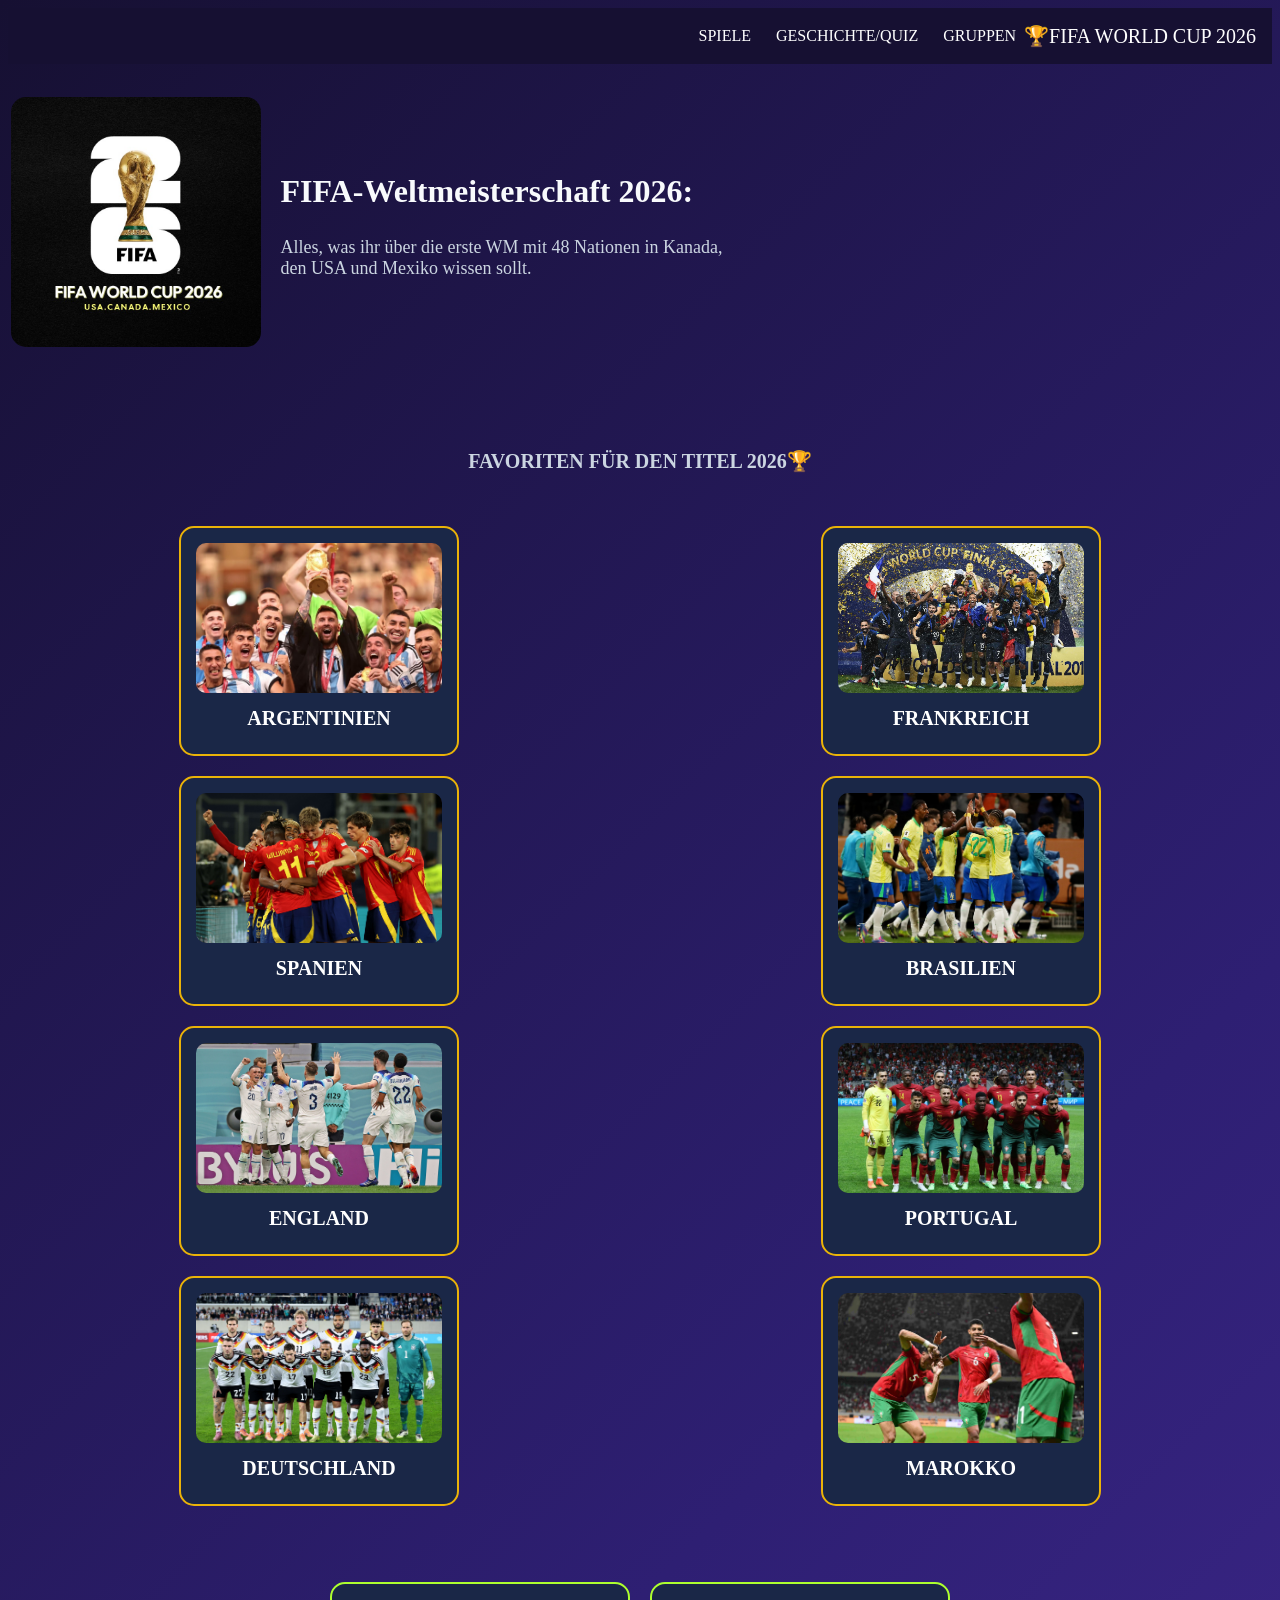
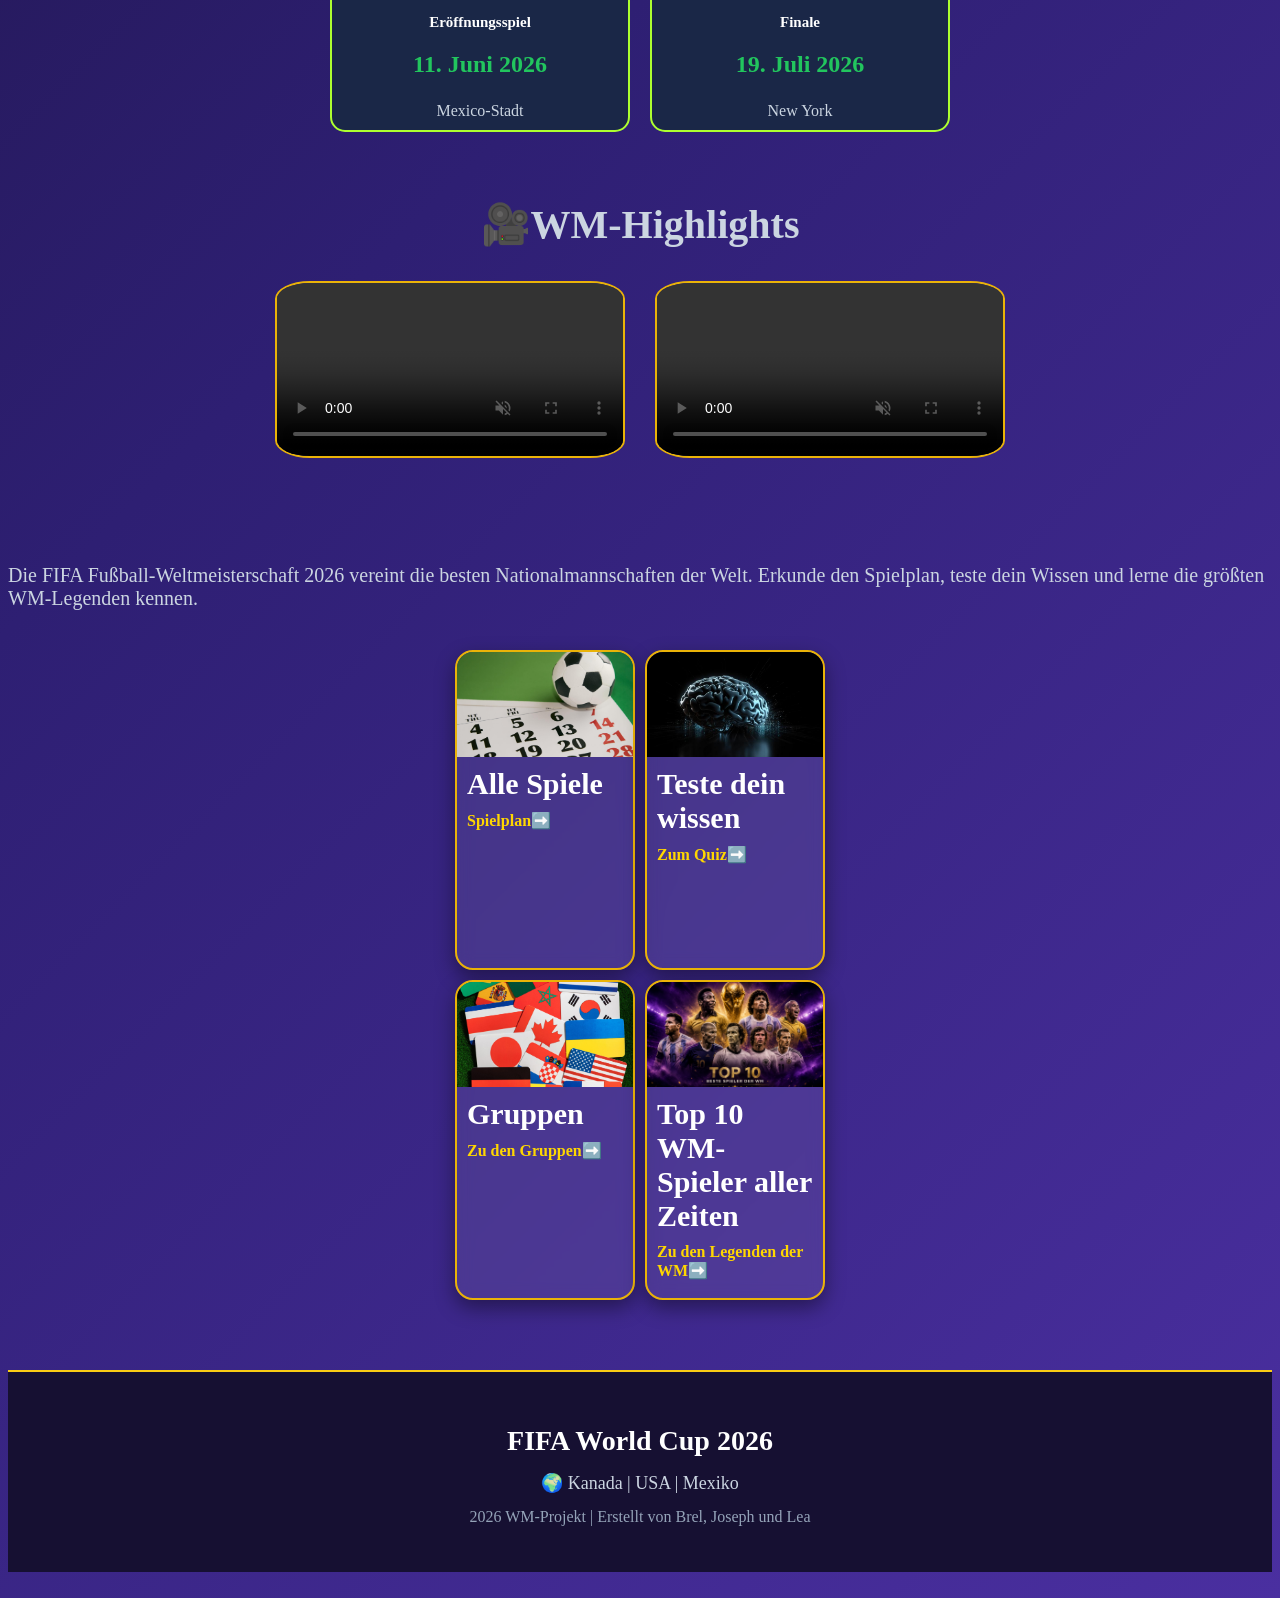
<file: index.html>
<!DOCTYPE html>
<html lang="de">
<head>
    <meta charset="UTF-8">
    <meta name="viewport" content="width=device-width, initial-scale=1.0">
    <meta name="description"
        content="Die Startseite der WM 2026">
    <meta name="keywords" content="WM 2026, WM-Trikot, WM-Tor, beste WM-Mannschaft, WM-Spielplan ">
    <meta name="author" content="Lea, Joseph, Brel">
    <meta property="og:title" content="Weltmeisterschaft 2026 |Startseite" >
    <meta property="og:description" content="Startseite der Weltmeisterschaft (WM) 2026 ">
    <meta property="og:type" content="Website">
    <meta property="og:image" content="./image/zu_teilen.webp">
    <title>Startseite</title>
 <link rel="stylesheet" href="Style.css">
 <link rel="icon" type="image/png" href="image/favicon.png">
</head>

<body>
    <div class="Main-Grid-Container">
    <header>
        <a href="index.html" class="head">FIFA WORLD CUP 2026</a>

    <nav>
            <a href="Spielplan.html">SPIELE</a>
            <a href="Quiz.html">GESCHICHTE/QUIZ</a>
            <a href="gruppe.html">GRUPPEN</a>
    </nav>
    </header>
    <br>

<main>

    <section class="Brel" id="background">
        <img src="image/FIFA1.jpg" alt="FIFA-Logo" class="img1">
        <div>
        <h1 class="Titre">FIFA-Weltmeisterschaft 2026: </h1>
        <p class="Beschreibung-1">Alles, was ihr über die erste WM mit 48 Nationen in Kanada,<br>
         den USA und Mexiko wissen sollt.</p>
        </div>
    </section>

     <section>
        <h2 id="champion">FAVORITEN FÜR DEN TITEL 2026</h2><br><br> 

        <div class="Grid-container3">
            <div class="fav-card">
                <img class="team-img" src="image/Argentinia.jpg" alt="ArgentiniaTeam" title="Titelverteidiger der FIFA-Weltmeisterschaft
                2022.">
                <h3 class="country">ARGENTINIEN</h3>
            </div>

            <div class="fav-card">
                <img class="team-img" src="image/France.jpg" alt="FranceTeam" title="Erreichte die letzten beiden WM-Finals
                (2018 und 2022).">
                <h3 class="country">FRANKREICH</h3>
            </div>

            <div class="fav-card">
                <img class="team-img" src="image/spain.jpg" alt="SpainTeam" title="Gewann die Weltmeisterschaft 2010 in
                Süd-afrika.">
                <h3 class="country">SPANIEN</h3>
            </div>

            <div class="fav-card">
                <img class="team-img" src="image/Brazil.jpg" alt="BrazilTeam" title="Rekordweltmeiter mit fünf WM-Titeln">
                <h3 class="country">BRASILIEN</h3>
            </div>

            <div class="fav-card">
                <img class="team-img" src="image/England.jpg" alt="EnglandTeam" title="Wartet seit 1966 auf seinen
                zweiten WM-Titel.">
                <h3 class="country">ENGLAND</h3>
            </div>

            <div class="fav-card">
                <img class="team-img" src="image/Portugal.jpg" alt="PortugalTeam" title="Möglicherweise die letzte WM von
                Cristiano Ronaldo.">
                <h3 class="country">PORTUGAL</h3>
            </div>

             <div class="fav-card">
                <img class="team-img" src="image/Germany.jpg" alt="GermanTeam" title="Viermaliger Weltmeister
                (1954,1974,1990,2014).">
                <h3 class="country">DEUTSCHLAND</h3>
            </div>

             <div class="fav-card">
                <img class="team-img" src="image/Maroco.jpg" alt="MarocTeam" title="eines der besten Teams in Afrika">
                <h3 class="country">MAROKKO</h3>
            </div>
        </div>
     </section>
     <br>
     <br>
       <section class="Flex-box1">
         <div class="info">
                <h3 class="Titel">Eröffnungsspiel</h3>
                <p class="date1">11. Juni 2026</p>
                <p>Mexico-Stadt</p>
            </div>

             <div class="info">
                <h3 class="Titel">Finale</h3>
                <p class="date1">19. Juli 2026</p>
                <p>New York</p>
            </div>

       </section>
     <br>
     <br>
     <h2 id="highlights">WM-Highlights</h2>

     <div class="Flex-box2">

            <div>
                 <video controls autoplay muted loop >
                    <source src="image/Video2.mp4" type="video/mp4">
                </video>
            </div>

            <div>
                <video controls autoplay muted loop >
                    <source src="image/Video3.mp4" type="video/mp4">
                </video>
            </div>
    

        </div>
        <br>
        <br>
    <p class="Übergang">Die FIFA Fußball-Weltmeisterschaft 2026 vereint die besten Nationalmannschaften der Welt. 
        Erkunde den Spielplan, teste dein Wissen und lerne die größten WM-Legenden kennen.</p>

    <section class="Überblick">

    <div class="Overview" >
        <img class="card-img" src="image/Spielplan.jpg" alt="Spielplanseite">
        <h3 class="city">Alle Spiele</h3>
        <a href="Spielplan.html">Spielplan➡️</a>
     </div>

     <div  class="Overview">
        <img class="card-img" src="image/Gehirn.jpg" alt="Quizseite">
        <h3 class="city">Teste dein wissen</h3>
        <a href="Quiz.html">Zum Quiz➡️</a>
     </div>

     <div  class="Overview">
        <img class="card-img" src="image/Gruppen.jpg" alt="Gruppenseite">
        <h3 class="city">Gruppen</h3>
        <a href="gruppe.html">Zu den Gruppen➡️</a>
     </div>

     <div  class="Overview">
        <img class="card-img" src="image/TopSpieler.png" alt="TopSpielerseite">
        <h3 class="city">Top 10 WM-Spieler aller Zeiten</h3>
        <a href="BesteSpieler.html">Zu den Legenden der WM➡️</a>
     </div>

    </section>

</main>


     <footer>
        <div class="footer-container">
            <h2> FIFA World Cup 2026</h2>
            <div class="footer-info">
                <span>🌍 Kanada | USA | Mexiko</span>
            </div>
            <p class="Copyright">
                2026 WM-Projekt | Erstellt von Brel, Joseph und Lea
            </p>
        </div>
    </footer>
  </div>
</body>
</html>
</file>
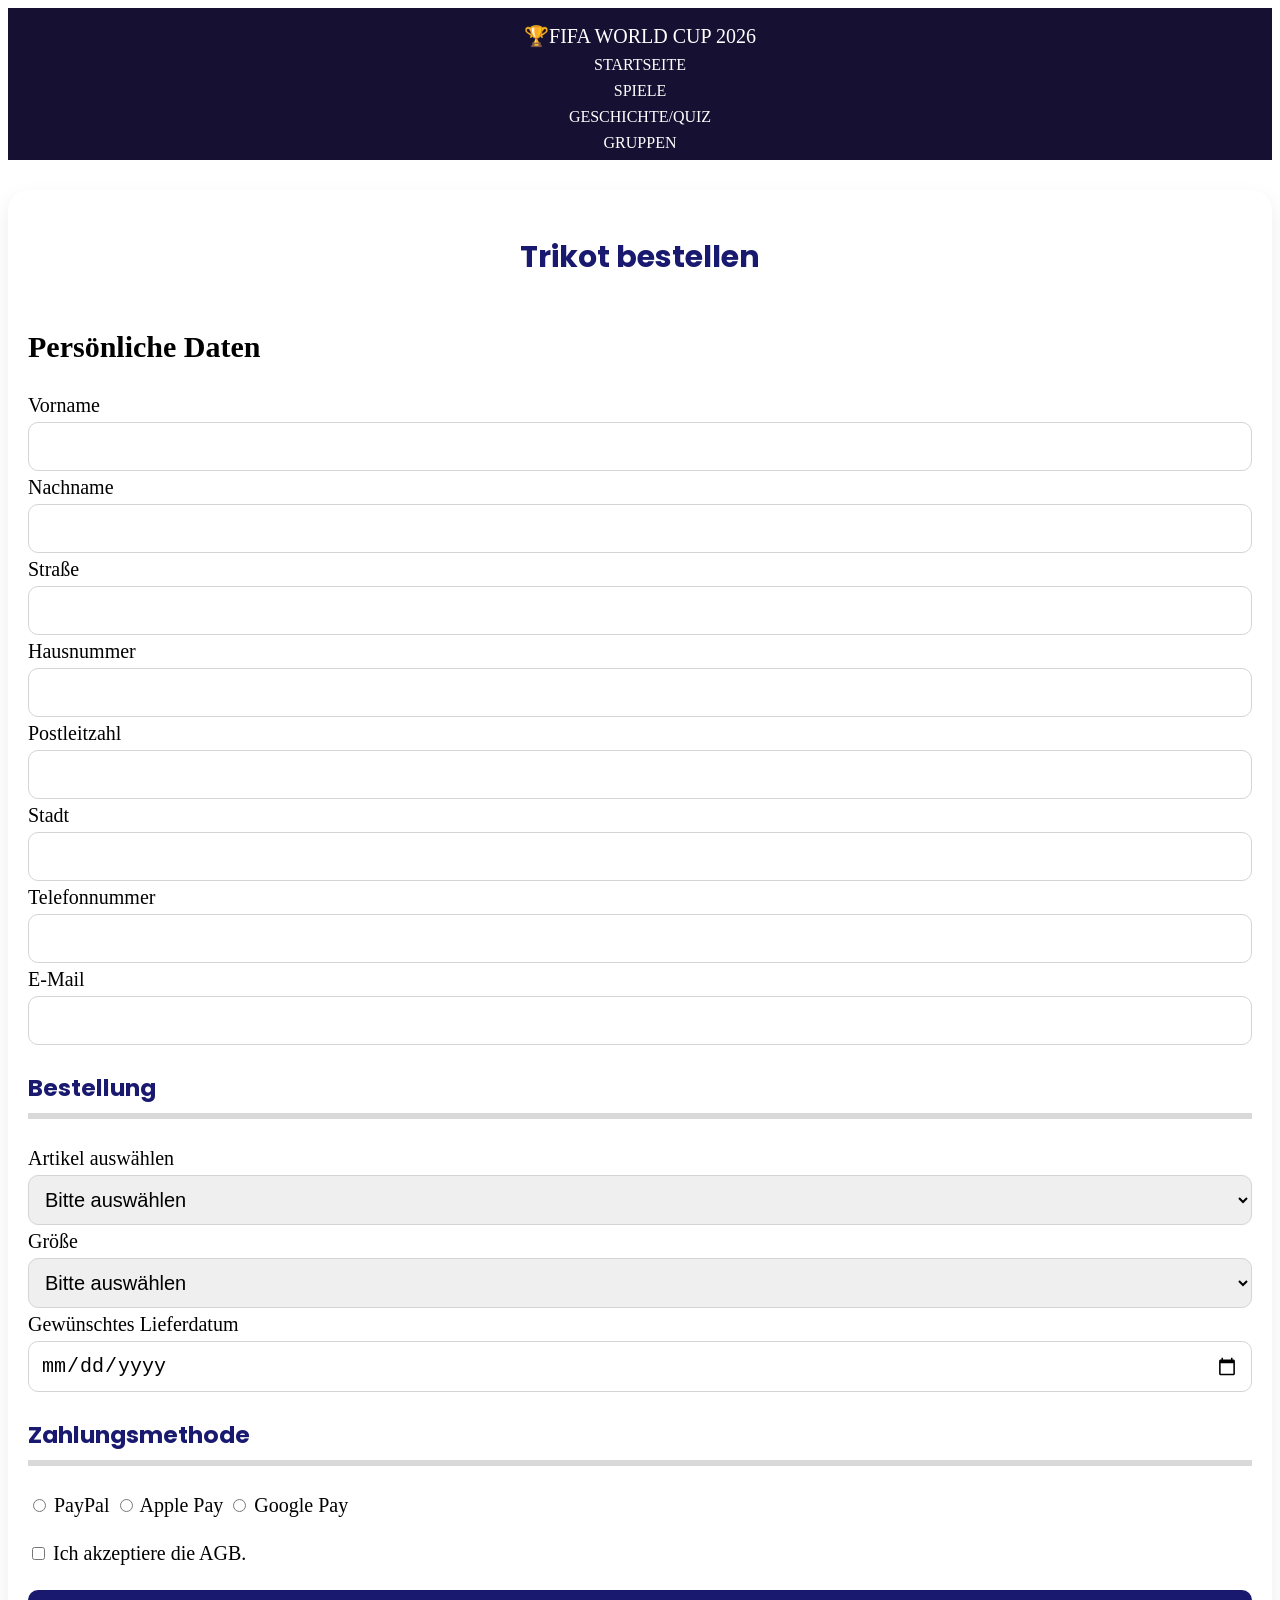
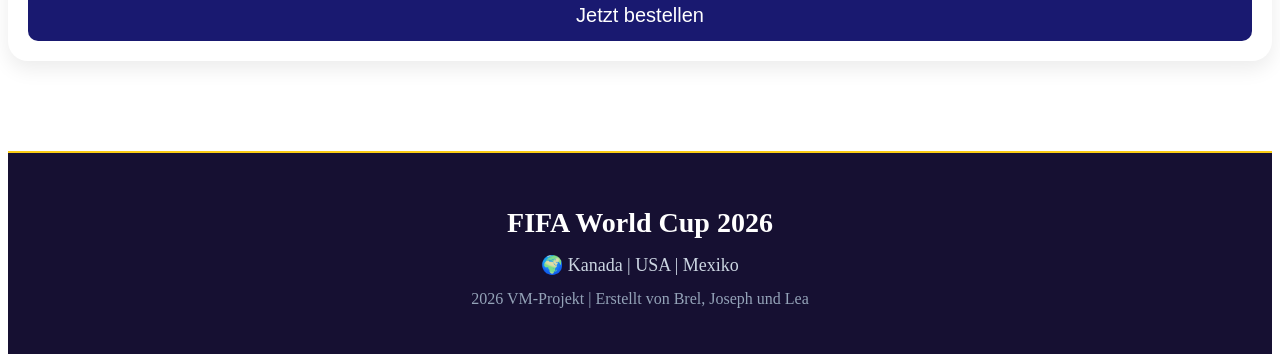
<file: bestellung.html>
<!DOCTYPE html>
<html lang="de">
<head>
    <meta charset="UTF-8">
    <meta name="viewport" content="width=device-width, initial-scale=1.0">
    <meta name="description" 
          content="Gruppentabelle der Weltmeisterschaft (WM) 2026 mit allen Teams,Punkte,Siege,Tore und Form">
    <title>Weltmeisterschaft (VM) 2026, </title>
    <meta name="keywords" content="WM 2026, WM-Trikot, WM-Tor, beste WM-Mannschaft, WM-Spielplan ">
     <meta name="author" content="Lea, Joseph, Brel">
    <meta property="og:title" content="Weltmeisterschaft 2026 |Tabellenübersicht, Shop, Siege, Form" >
    <meta property="og:description" content="Gruppentabelle der Weltmeisterschaft (WM) 2026 mit allen Teams,Punkte,Siege,Tore und Form">
    <meta property="og:type" content="Website">
    <meta property="og:image" content="./image/zu_teilen.webp">
    <link rel="stylesheet" href="gruppe-style.css">
    <link rel="icon" type="image/png" href="image/favicon.png">
    <link rel="preconnect" href="https://fonts.googleapis.com">
    <link rel="preconnect" href="https://fonts.gstatic.com" crossorigin>
    <link href="https://fonts.googleapis.com/css2?family=Poppins:wght@300;400;600;700&display=swap" rel="stylesheet">
</head>
<body>
    <div class="bestellung-grid">
    <header>
         <a class="head">FIFA WORLD CUP 2026</a>
        <nav>
            <a href="index.html">STARTSEITE</a>
            <a href="Spielplan.html">SPIELE</a>
            <a href="Quiz.html">GESCHICHTE/QUIZ</a>
            <a href="gruppe.html">GRUPPEN</a>
        </nav>
    </header>
    <main>

    <section class="bestellung">

        <h1 class="page-title">Trikot bestellen</h1>

        <form action="bestellung.php" method="post" class="bestellformular">

            <h2>Persönliche Daten</h2>

            <label for="vorname">Vorname</label>
            <input type="text" id="vorname" name="vorname" required>

            <label for="nachname">Nachname</label>
            <input type="text" id="nachname" name="nachname" required>

            <label for="strasse">Straße</label>
            <input type="text" id="strasse" name="strasse" required>

            <label for="hausnummer">Hausnummer</label>
            <input type="text" id="hausnummer" name="hausnummer" required>

            <label for="plz">Postleitzahl</label>
            <input type="text" id="plz" name="plz" maxlength="5" required>

            <label for="stadt">Stadt</label>
            <input type="text" id="stadt" name="stadt" required>

            <label for="telefon">Telefonnummer</label>
            <input type="tel" id="telefon" name="telefon" required>

            <label for="email">E-Mail</label>
            <input type="email" id="email" name="email" required>

            <h3>Bestellung</h3>

            <label for="artikel">Artikel auswählen</label>
            <select id="artikel" name="artikel" required>
                <option value="">Bitte auswählen</option>
                <option>Deutschland-Heimtrikot</option>
                <option>Brasilien-Heimtrikot</option>
                <option>Argentinien-Heimtrikot</option>
                <option>Kroatien-Heimtrikot</option>
                <option>Mexiko-Heimtrikot</option>
                <option>Italien-Heimtrikot</option>
                <option>Portugal-Heimtrikot</option>
                <option>Spanien-Heimtrikot</option>
            </select>

            <label for="groesse">Größe</label>
            <select id="groesse" name="groesse" required>
                <option value="">Bitte auswählen</option>
                <option>S</option>
                <option>M</option>
                <option>L</option>
                <option>XL</option>
                <option>XXL</option>
            </select>
            <label for="lieferung">Gewünschtes Lieferdatum</label>
            <input type="date" id="lieferung" name="lieferung">
            <h3>Zahlungsmethode</h3>
            <div class="zahlungsmethode">
                <input type="radio" id="paypal" name="zahlung" value="paypal" required>
                <label for="paypal">PayPal</label>
                <input type="radio" id="applepay" name="zahlung" value="applepay">
                <label for="applepay">Apple Pay</label>

                <input type="radio" id="googlepay" name="zahlung" value="googlepay">
                <label for="googlepay">Google Pay</label>
            </div>   
            <span id="agb-pos">
                <input type="checkbox" id="agb" required>
                <label for="agb" > Ich akzeptiere die AGB.</label>
            </span>    
            <button type="submit">Jetzt bestellen</button>

        </form>

    </section>
   </main> 
   <footer>
           <div class="footer-container">
            <h2> FIFA World Cup 2026</h2>
            <div class="footer-info">
                <span>🌍 Kanada | USA | Mexiko</span>
            </div>
            <p class="Copyright">
                2026 VM-Projekt | Erstellt von Brel, Joseph und Lea
            </p>
        </div>

   </footer>
    </div>
</body>    
</html>
</file>
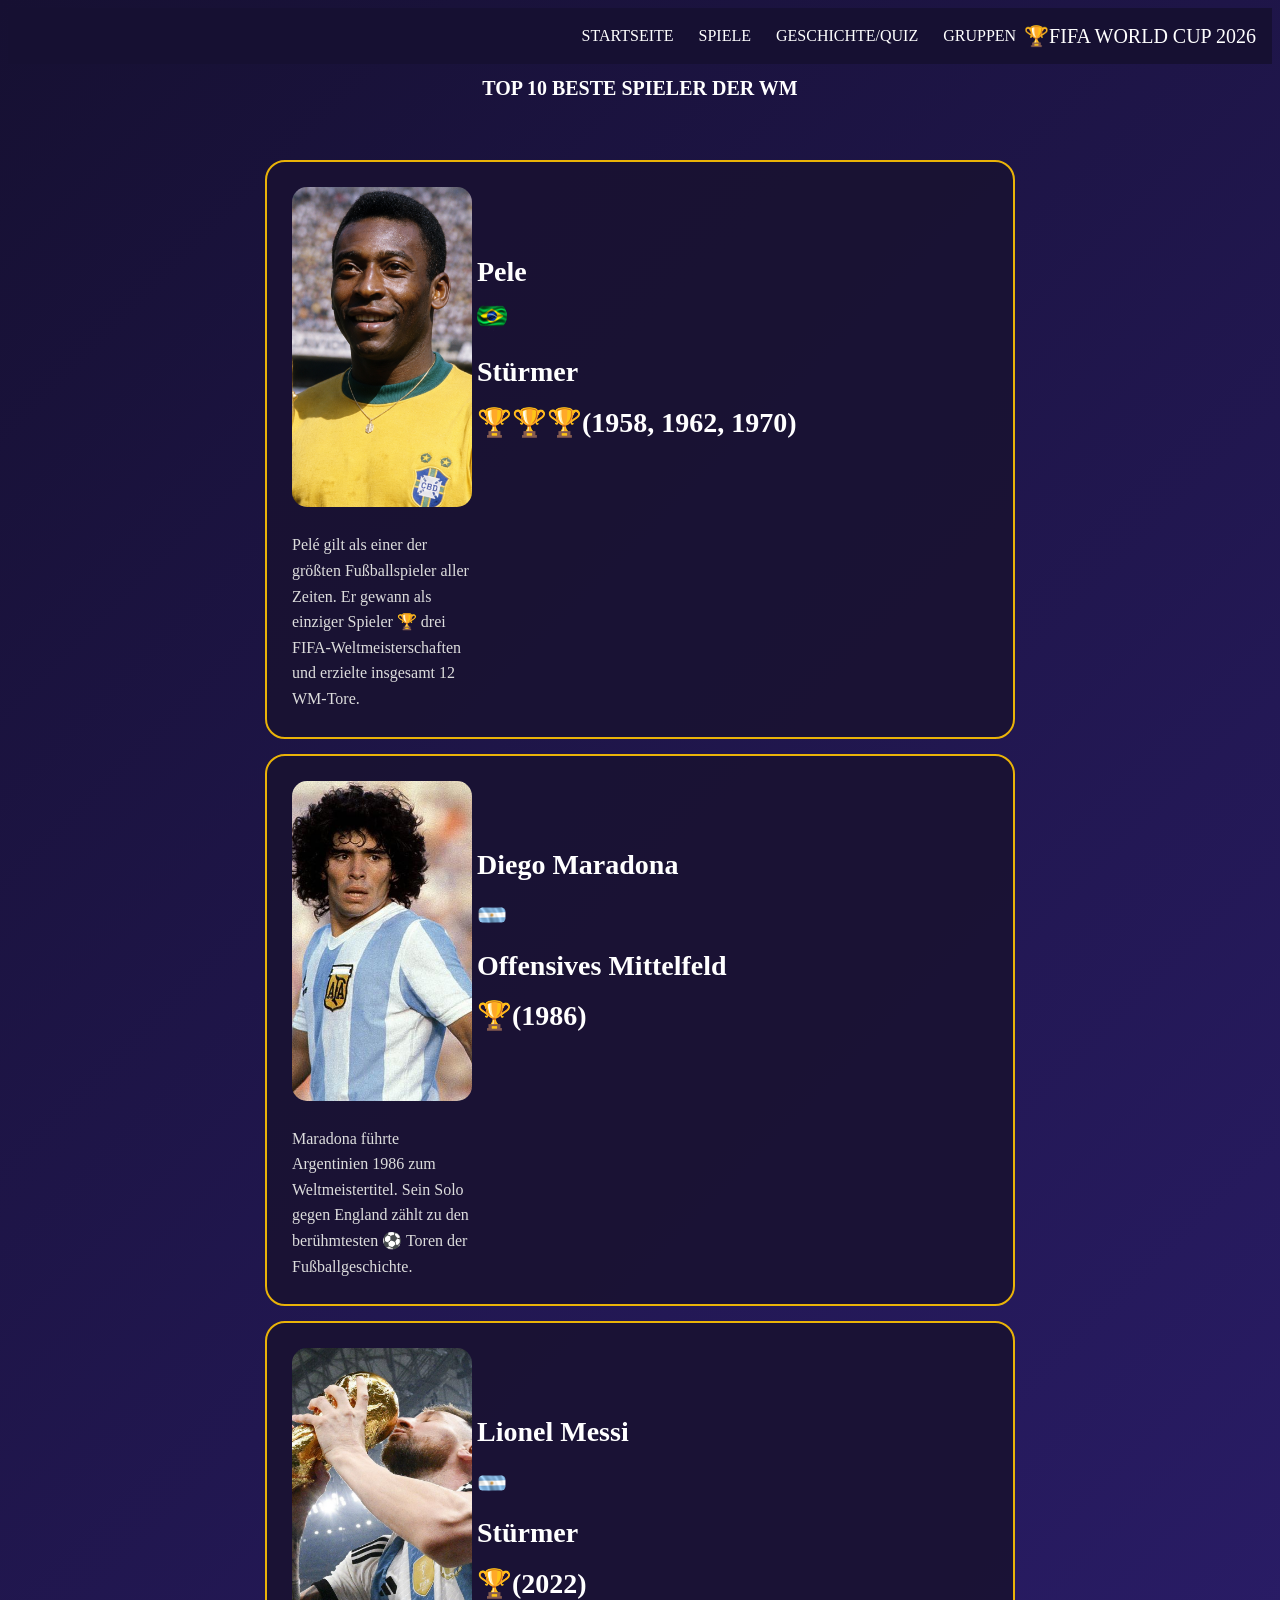
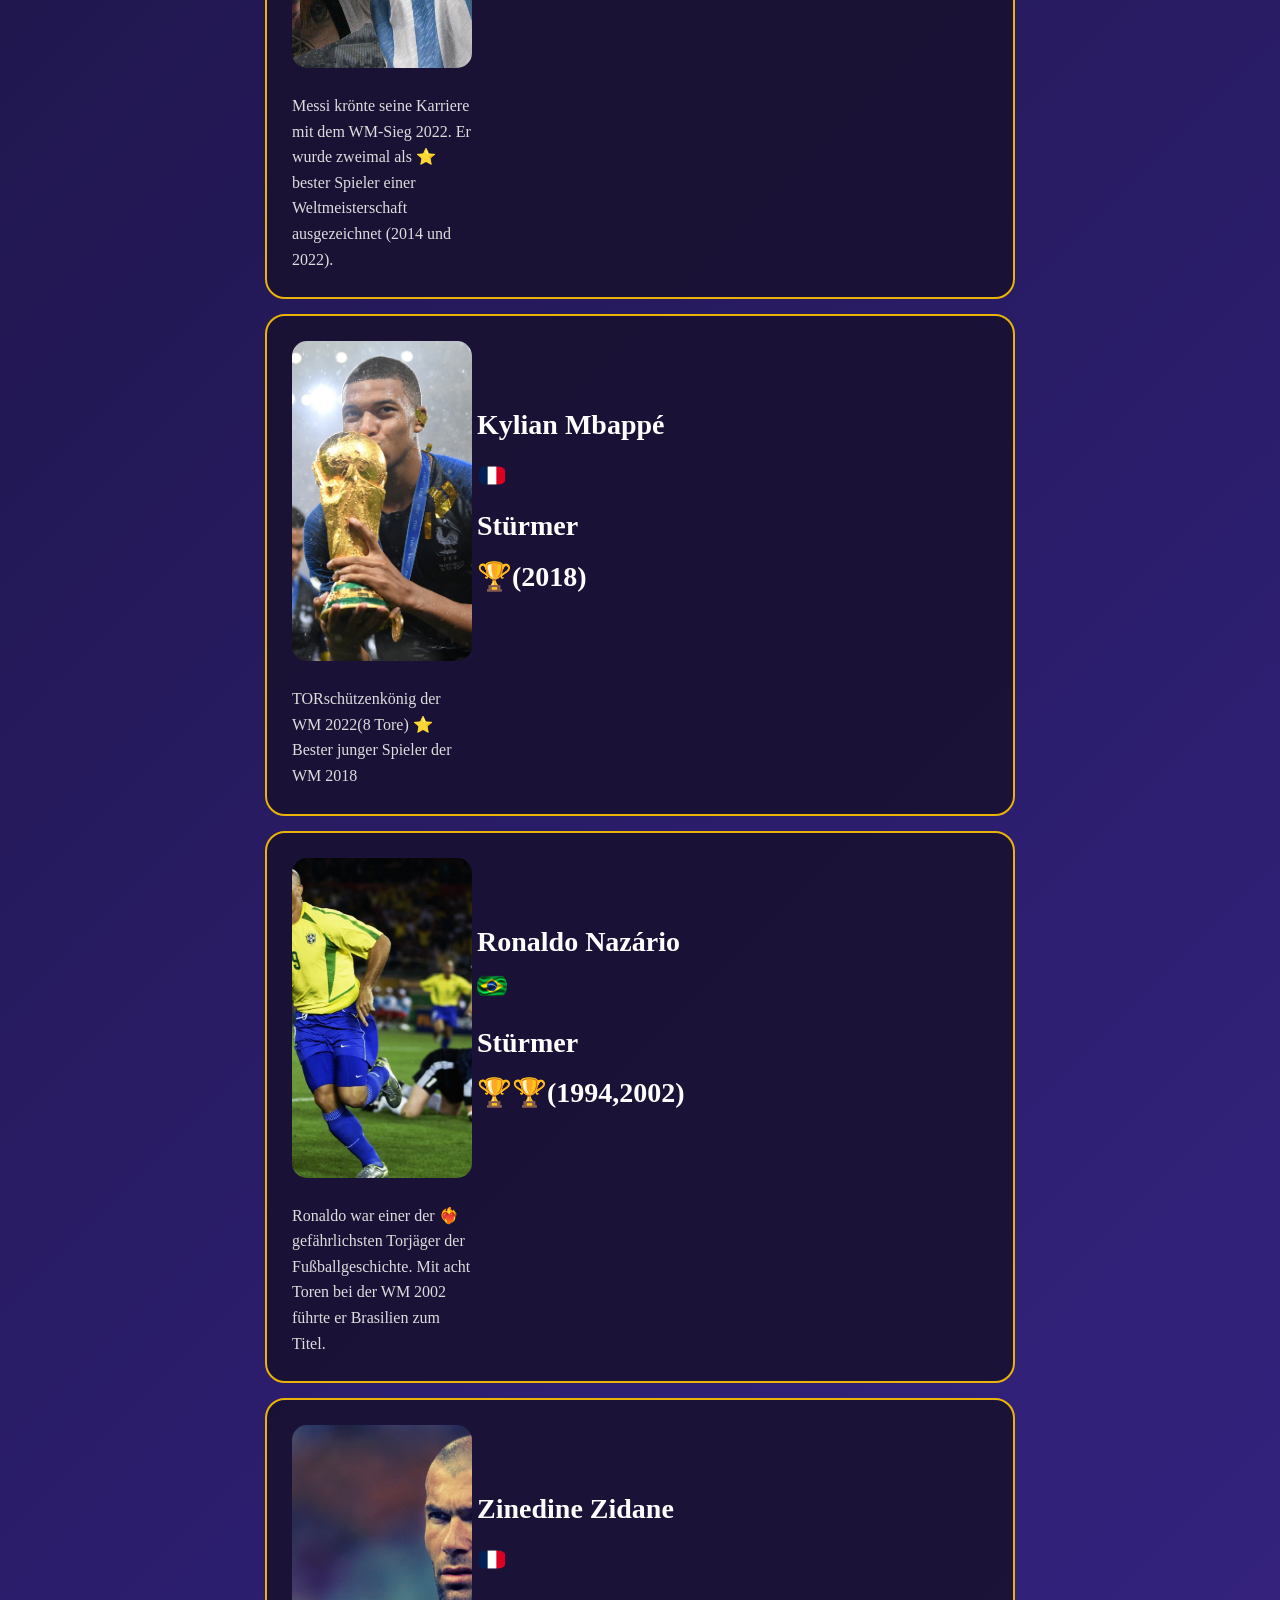
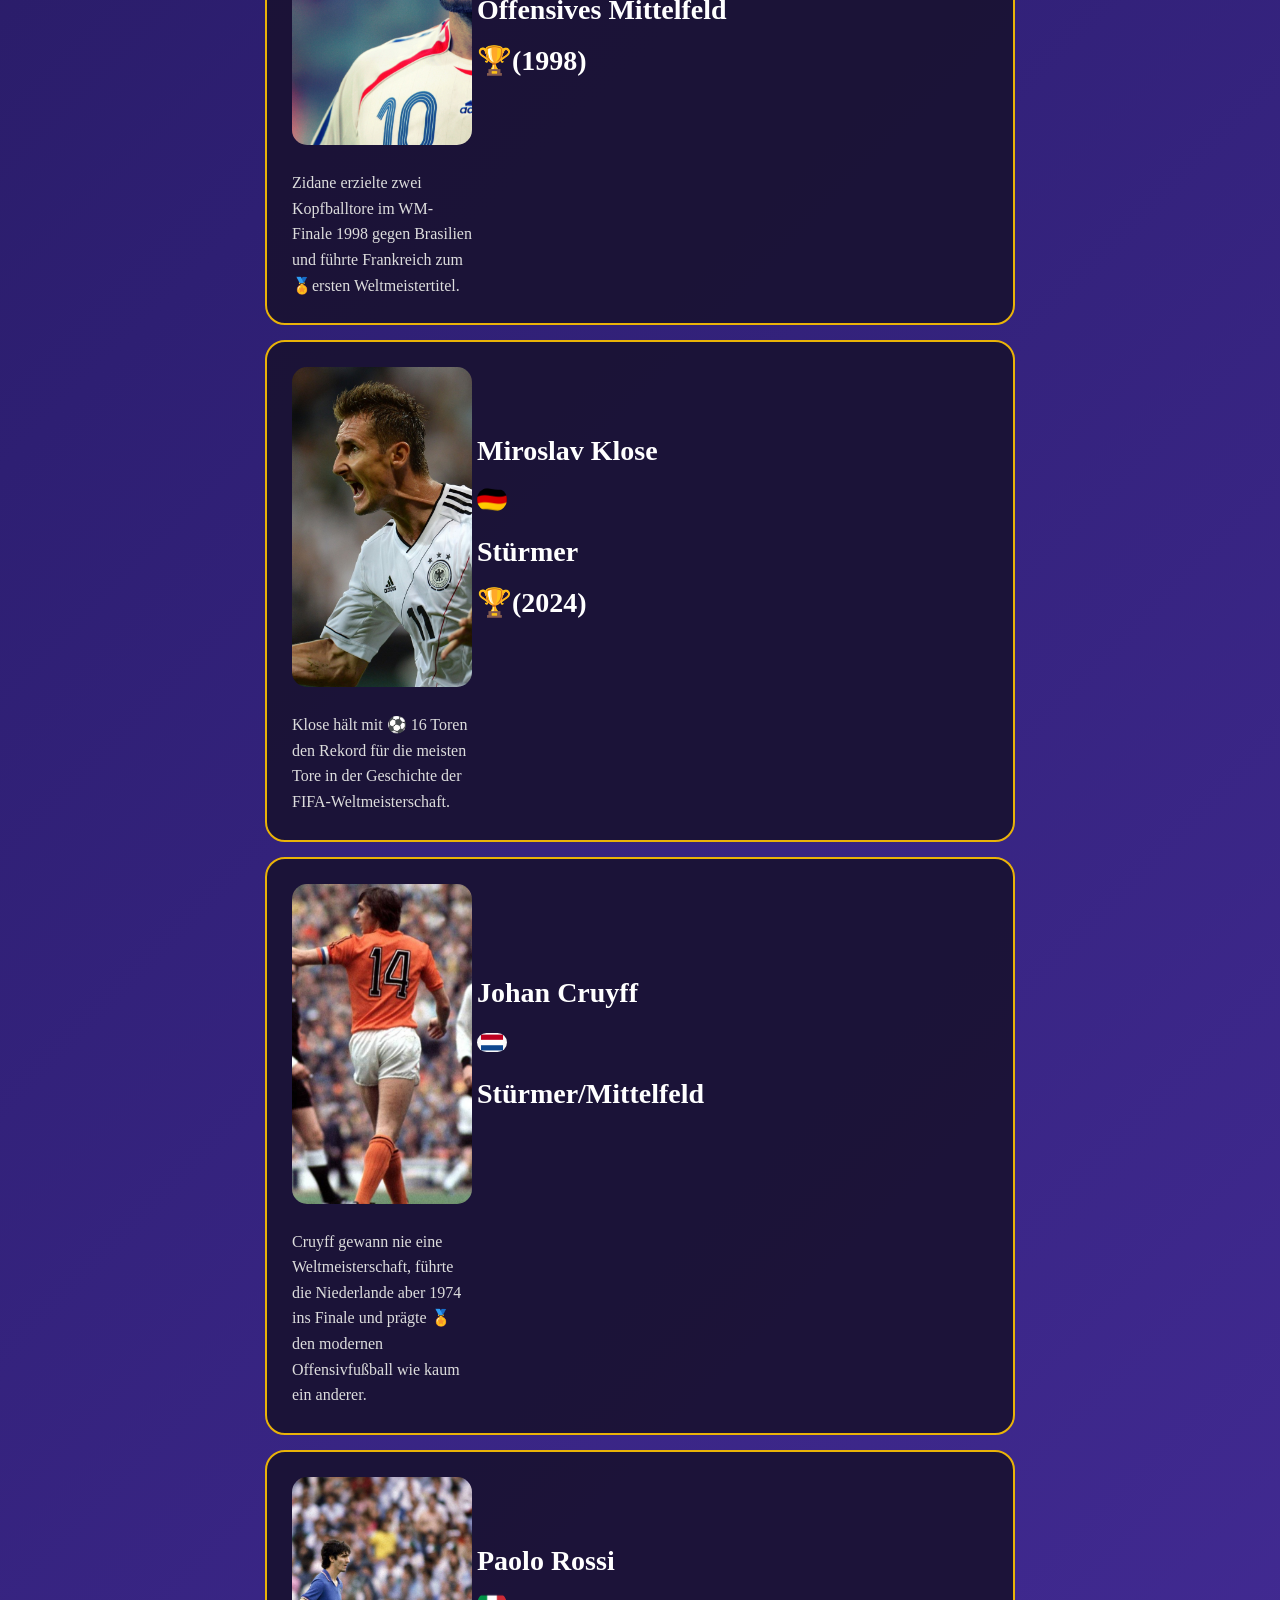
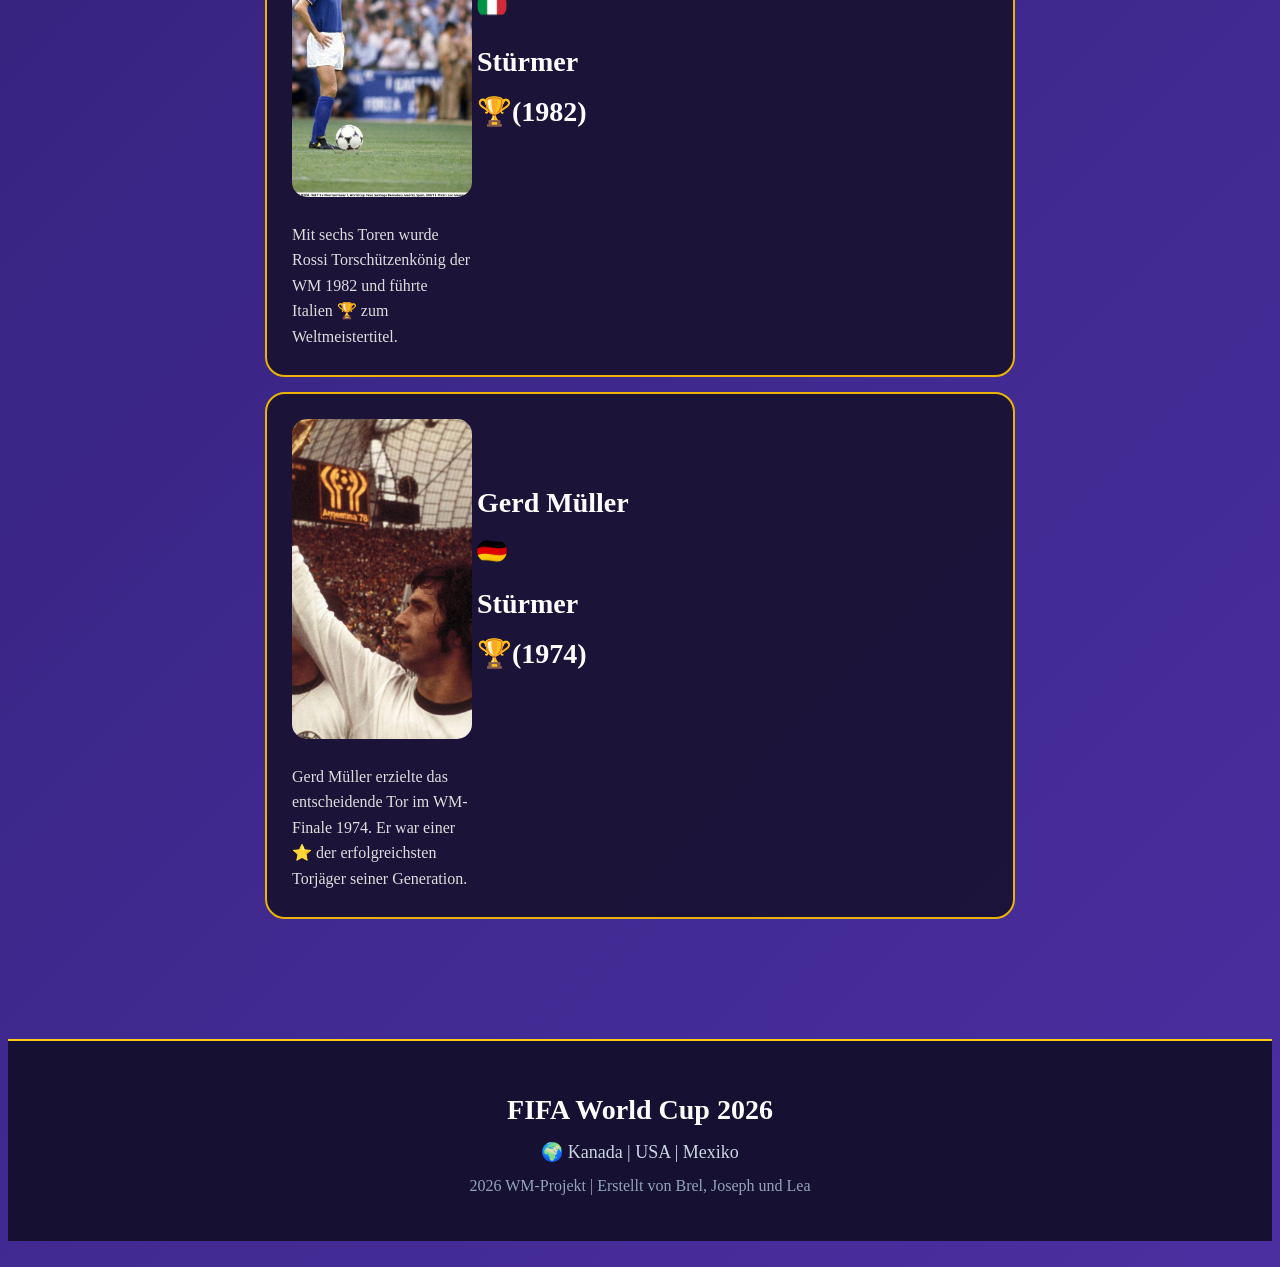
<file: BesteSpieler.html>
<!DOCTYPE html>
<html lang="de">
<head>
    <meta charset="UTF-8">
    <meta name="viewport" content="width=device-width, initial-scale=1.0">
    <meta name="description"
        content="Top WM-Spieler aller Zeiten">
    <meta name="keywords" content="WM 2026, WM-Trikot, WM-Tor, beste WM-Mannschaft, WM-Spielplan ">
    <meta name="author" content="Lea, Joseph, Brel">
     <meta property="og:title" content="Weltmeisterschaft 2026 |Tabellenübersicht, Shop, Siege, Form" >
    <meta property="og:description" content="BesteSpieler der Weltmeisterschaft (WM) ">
    <meta property="og:type" content="Website">
    <meta property="og:image" content="./image/zu_teilen.webp">
    <title>Top WM-Spieler</title>
    <link rel="stylesheet" href="Style.css">
 <link rel="icon" type="image/png" href="image/favicon.png">
</head>
<body>
 <div class="Main-Grid-Container">
    <header>
        <a href="index.html" class="head">FIFA WORLD CUP 2026</a>

    <nav>
            <a href="index.html">STARTSEITE</a>
            <a href="Spielplan.html">SPIELE</a>
            <a href="Quiz.html">GESCHICHTE/QUIZ</a>
            <a href="gruppe.html">GRUPPEN</a>
    </nav>
    </header>
    <br>

    <main>
        <h1 class="Best">TOP 10 BESTE SPIELER DER WM</h1>

        <div class="spieler-grid">

         <div class="Flex-best">
            <img src="image/pele.png" alt="Pele">
            <div>Pele<br>
             <img class="flagge" src="image/brazilflag.png" alt="Brazillianflag"><br>
            Stürmer  <br>
            🏆🏆🏆(1958, 1962, 1970)</div>
            <div>Pelé gilt als einer der größten Fußballspieler aller Zeiten. 
                Er gewann als einziger Spieler 🏆 drei FIFA-Weltmeisterschaften 
                und erzielte insgesamt 12 WM-Tore.</div>
         </div>

         <div class="Flex-best">
            <img src="image/Maradona.jpg" alt="Maradona">
            <div>Diego Maradona<br>
             <img class="flagge" src="image/argentinaflag.png" alt="Argentinianflag"><br>
            Offensives Mittelfeld  <br>
            🏆(1986)</div>
            <div>Maradona führte Argentinien 1986 zum Weltmeistertitel. 
                Sein Solo gegen England zählt zu den berühmtesten ⚽ Toren der Fußballgeschichte.</div>
         </div>

         <div class="Flex-best">
            <img src="image/Messi.jpg" alt="Messi">
            <div> Lionel Messi<br>
             <img class="flagge" src="image/argentinaflag.png" alt="Argentinianflag"><br>
            Stürmer  <br>
            🏆(2022)</div>
            <div>Messi krönte seine Karriere mit dem WM-Sieg 2022. 
                Er wurde zweimal als ⭐ bester Spieler einer Weltmeisterschaft ausgezeichnet (2014 und 2022).</div>
         </div>

         <div class="Flex-best">
            <img src="image/Mbappe.jpg" alt="Mbappe">
            <div>Kylian Mbappé<br>
             <img class="flagge" src="image/Franceflag.png" alt="Frenchflag"><br>
            Stürmer  <br>
            🏆(2018)</div>
            <div>TORschützenkönig der WM 2022(8 Tore)
                ⭐ Bester junger Spieler der WM 2018
            </div>
         </div>

         <div class="Flex-best">
            <img src="image/Ronaldo.jpg" alt="Ronaldo">
            <div>Ronaldo Nazário<br>
             <img class="flagge" src="image/brazilflag.png" alt="Argentinianflag" ><br>
            Stürmer  <br>
            🏆🏆(1994,2002)</div>
            <div>Ronaldo war einer der ❤️‍🔥 gefährlichsten Torjäger der Fußballgeschichte. 
                Mit acht Toren bei der WM 2002 führte er Brasilien zum Titel.</div>
         </div>

         <div class="Flex-best">
            <img src="image/Zidane.jpg" alt="Zidane">
            <div>Zinedine Zidane<br>
             <img class="flagge" src="image/Franceflag.png" alt="Frenchflag"><br>
            Offensives Mittelfeld  <br>
            🏆(1998)</div>
            <div>Zidane erzielte zwei Kopfballtore im WM-Finale 1998 gegen Brasilien 
                und führte Frankreich zum 🏅ersten Weltmeistertitel.</div>
         </div>

         <div class="Flex-best">
            <img src="image/Klose.jpg" alt="Klose">
            <div>Miroslav Klose<br>
            <img class="flagge" src="image/de.png" alt="Germanflag"><br>
            Stürmer  <br>
            🏆(2024)</div>
            <div>Klose hält mit ⚽ 16 Toren den Rekord für die meisten Tore 
             in der Geschichte der FIFA-Weltmeisterschaft.</div>
         </div>

         <div class="Flex-best">
            <img src="image/Johan.jpg" alt="Johan">
            <div>Johan Cruyff<br>
              <img class="flagge" src="image/Nederlandflag.png" alt="Nederlandflag"><br>
            Stürmer/Mittelfeld  <br>
            </div>
            <div>Cruyff gewann nie eine Weltmeisterschaft, führte die Niederlande aber 1974 ins Finale 
                und prägte 🏅 den modernen Offensivfußball wie kaum ein anderer.</div>
         </div>

         <div class="Flex-best">
            <img src="image/Paolo.jpg" alt="Paolo">
            <div>Paolo Rossi<br>
            <img class="flagge" src="image/Italyflag.png" alt="Italianflag"><br>
            Stürmer  <br>
            🏆(1982)</div>
            <div>Mit sechs Toren wurde Rossi Torschützenkönig der WM 1982 
                und führte Italien 🏆 zum Weltmeistertitel.</div>
         </div>

         <div class="Flex-best">
            <img src="image/Müller.jpg" alt="GERDMÜLLER">
            <div>Gerd Müller<br>
            <img class="flagge" src="image/de.png" alt="Germanflag"><br>
            Stürmer  <br>
            🏆(1974)</div>
            <div>Gerd Müller erzielte das entscheidende Tor im WM-Finale 1974. 
                Er war einer ⭐ der erfolgreichsten Torjäger seiner Generation.</div>
         </div>

        </div>
    </main>

     <footer>
        <div class="footer-container">
            <h2> FIFA World Cup 2026</h2>
            <div class="footer-info">
                <span>🌍 Kanada | USA | Mexiko</span>
            </div>
            <p class="Copyright">
                2026 WM-Projekt | Erstellt von Brel, Joseph und Lea
            </p>
        </div>
    </footer>
</div>
</body>
</html>
</file>
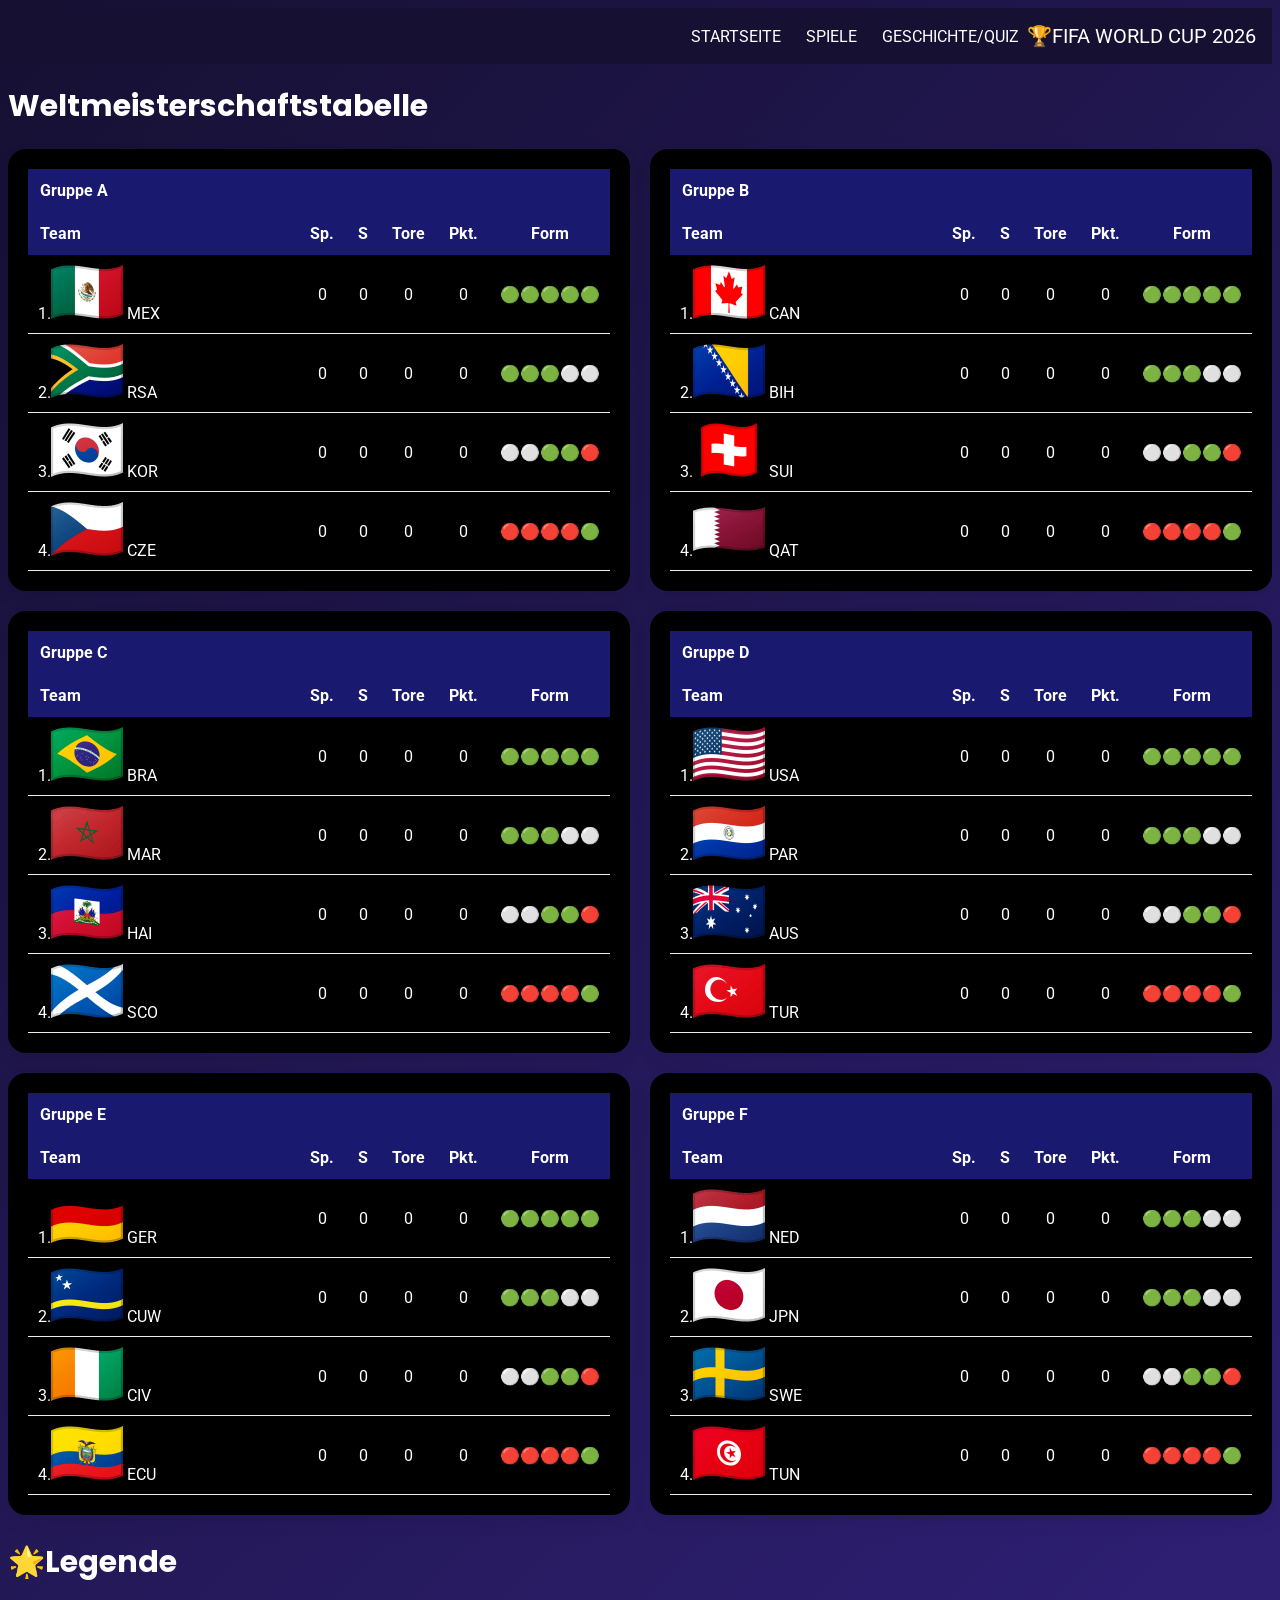
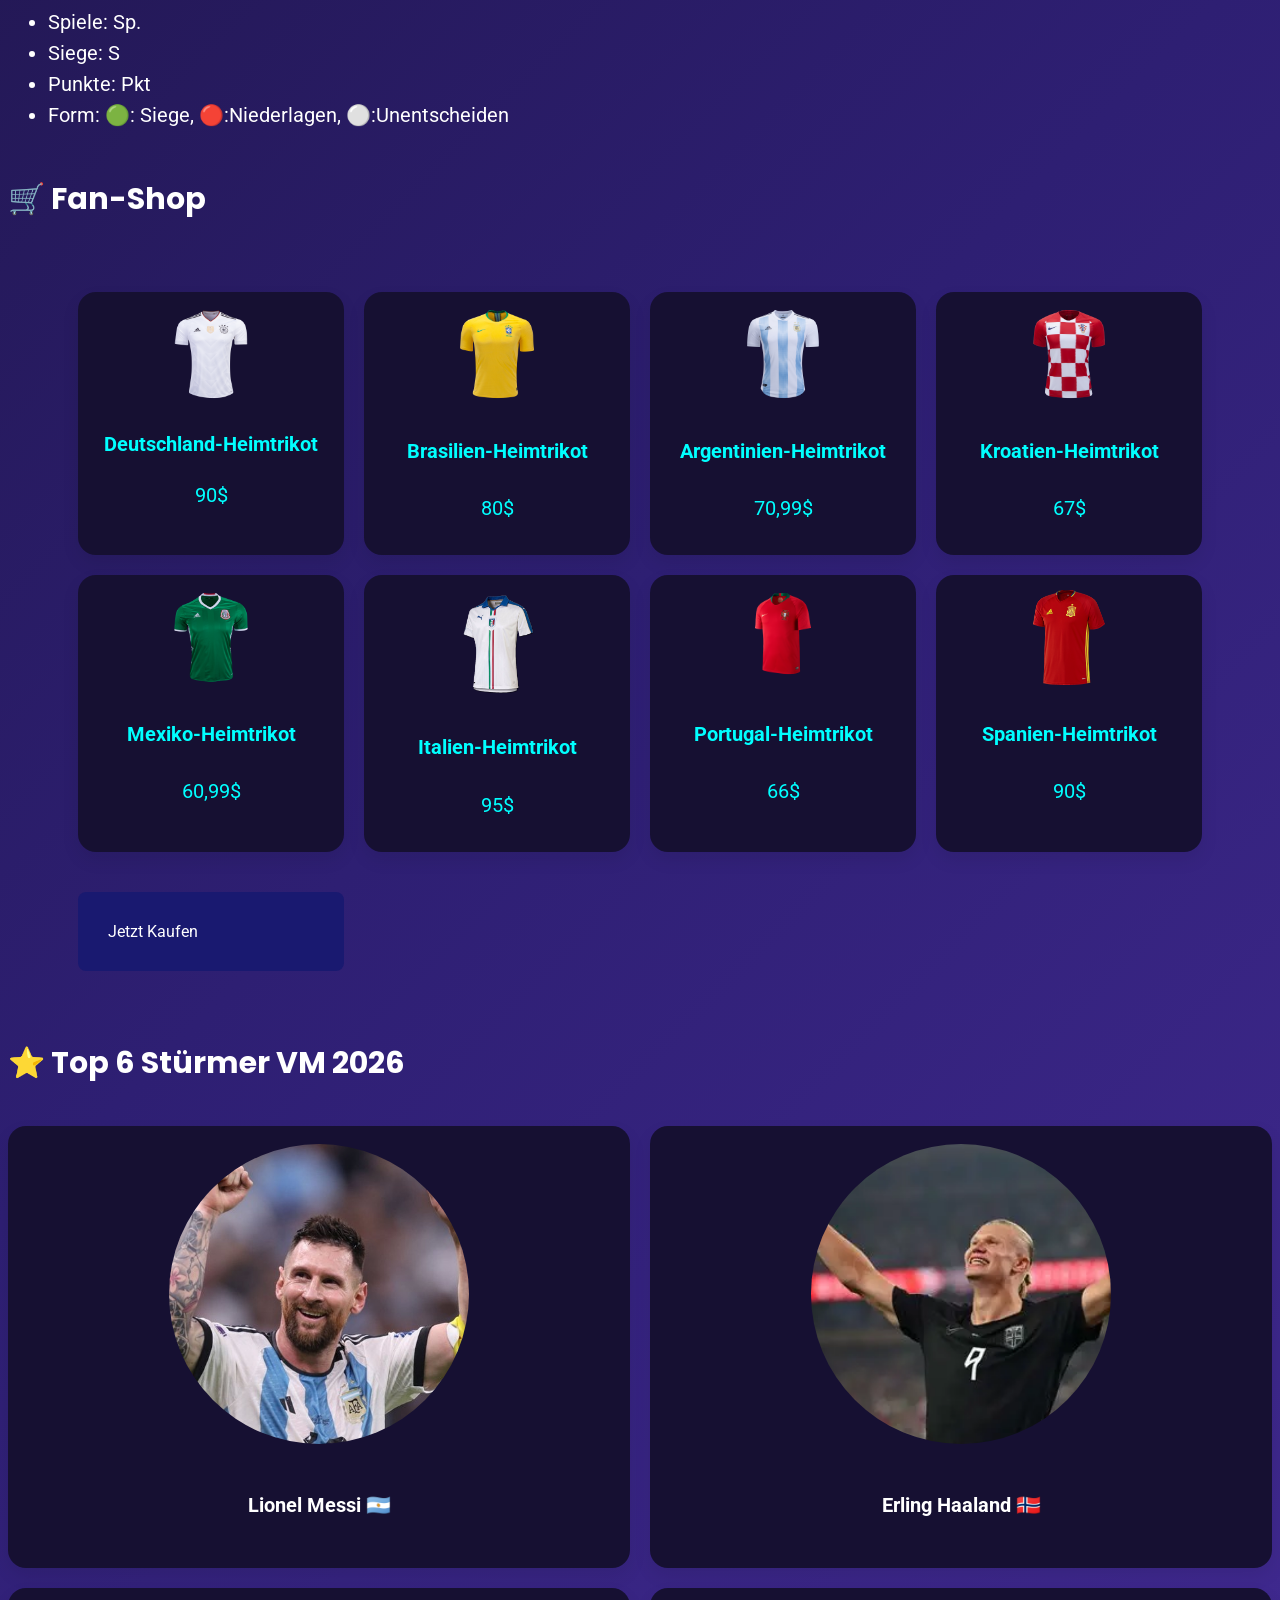
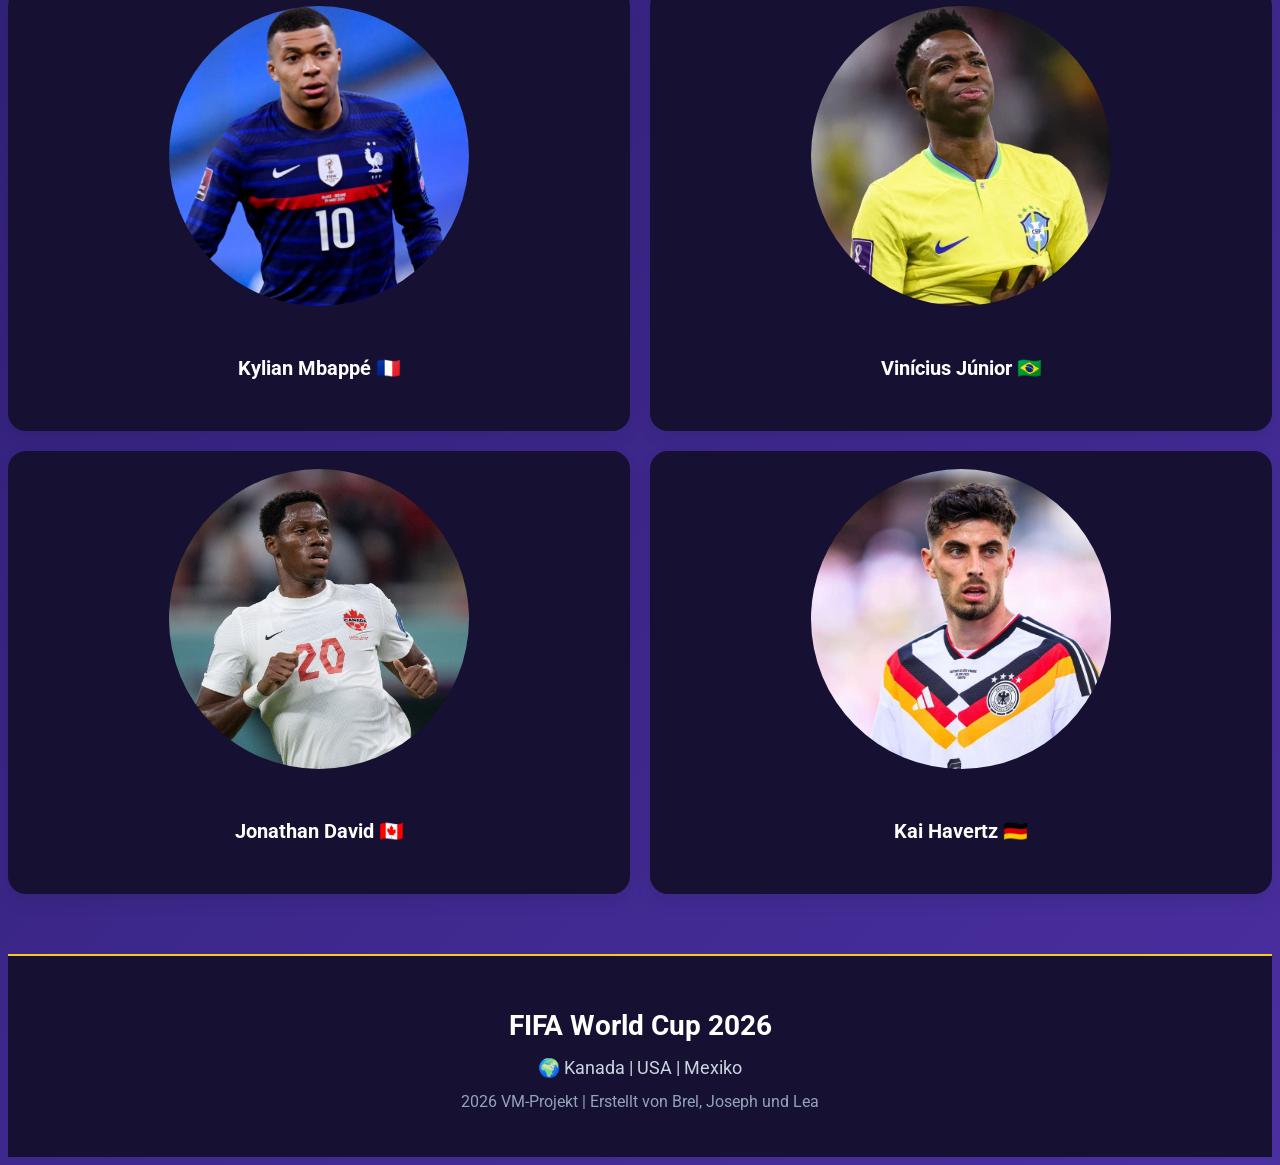
<file: gruppe.html>
<!DOCTYPE html>
<html lang="de">
<head>
    <meta charset="UTF-8">
    <meta name="viewport" content="width=device-width, initial-scale=1.0">
    <meta name="description" 
          content="Gruppentabelle der Weltmeisterschaft (WM) 2026 mit allen Teams,Punkte,Siege,Tore und Form">
    <title>Weltmeisterschaft (VM) 2026, </title>
    <meta name="keywords" content="WM 2026, WM-Trikot, WM-Tor, beste WM-Mannschaft, WM-Spielplan ">
    <meta name="author" content="Lea, Joseph, Brel">
    <meta property="og:title" content="Weltmeisterschaft 2026 |Tabellenübersicht, Shop, Siege, Form" >
    <meta property="og:description" content="Gruppentabelle der Weltmeisterschaft (WM) 2026 mit allen Teams,Punkte,Siege,Tore und Form">
    <meta property="og:type" content="Website">
    <meta property="og:image" content="./image/zu_teilen.webp">
    <link rel="stylesheet" href="Style.css">
    <link rel="icon" type="image/png" href="image/favicon.png">
    <link rel="preconnect" href="https://fonts.googleapis.com">
    <link rel="preconnect" href="https://fonts.gstatic.com" crossorigin>
    <link href="https://fonts.googleapis.com/css2?family=Poppins:wght@300;400;600;700&display=swap" rel="stylesheet">
    <link href="https://fonts.googleapis.com/css2?family=Roboto:wght@100..900&display=swap" rel="stylesheet">
</head>
<body>
    <div class="gruppe-grid">
    <header>
         <a href="index.html" class="head">FIFA WORLD CUP 2026</a>
        <nav>
            <a href="index.html">STARTSEITE</a>
            <a href="Spielplan.html">SPIELE</a>
            <a href="Quiz.html">GESCHICHTE/QUIZ</a>
        </nav>
    </header>
    <main>
        <h1 class="page-titel">  Weltmeisterschaftstabelle</h1>
        <div class="gruppe-container">
            <div class="gruppe-items">
                <table class="gruppe-tabelle" >
                    <thead>
                        <tr><th colspan="6"> Gruppe A</th></tr>
                        <tr>
                            <th>Team</th>
                            <th>Sp.</th>
                            <th>S</th>
                            <th>Tore</th>
                            <th>Pkt.</th>
                            <th>Form</th>
                        </tr>
                    </thead> 
                    <tbody> 
                        <tr>
                            <td>1.<img src="image/mx.png" alt="Flagge von Mexiko" class="flagge"> MEX</td>
                            <td>0</td>
                            <td>0</td>
                            <td>0</td>
                            <td>0</td>
                            <td>🟢🟢🟢🟢🟢</td>
                        </tr>
                        <tr>
                            <td>2.<img src="image/za.png" alt="Flagge von RSA" class="flagge"> RSA </td>
                            <td>0</td>
                            <td>0</td>
                            <td>0</td>
                            <td>0</td>
                            <td>🟢🟢🟢⚪️⚪️</td>
                        </tr>
                        <tr>
                            <td>3.<img src="image/kr.png" alt="flagge von Korea" class="flagge"> KOR</td>
                            <td>0</td>
                            <td>0</td>
                            <td>0</td>
                            <td>0</td>
                            <td>⚪️⚪️🟢🟢🔴</td>
                        </tr>
                        <tr>
                            <td>4.<img src="image/cz.png" alt="Flagge von CZE" class="flagge"> CZE</td>
                            <td>0</td>
                            <td>0</td>
                            <td>0</td>
                            <td>0</td>
                            <td>🔴🔴🔴🔴🟢</td>
                        </tr>
                    </tbody>
                </table>
            </div>
            <div class="gruppe-items">
                <table class="gruppe-tabelle">
                    <thead>
                        <tr><th colspan="6"> Gruppe B</th></tr>
                        <tr>
                            <th>Team</th>
                            <th>Sp.</th>
                            <th>S</th>
                            <th>Tore</th>
                            <th>Pkt.</th>
                            <th>Form</th>
                        </tr>
                    </thead>
                    <tbody>  
                        <tr>     
                        <td>1.<img src="image/ca.png" alt="Flagge von CAN" class="flagge"> CAN</td>
                        <td>0</td>
                        <td>0</td>
                        <td>0</td>
                        <td>0</td>
                        <td>🟢🟢🟢🟢🟢</td>
                    </tr>
                    <tr>
                        <td>2.<img src="image/ba.png" alt="Flagge von BIH" class="flagge"> BIH</td>
                        <td>0</td>
                        <td>0</td>
                        <td>0</td>
                        <td>0</td>
                        <td>🟢🟢🟢⚪️⚪️</td>
                    </tr> 
                    <tr>
                        <td>3.<img src="image/ch.png" alt="Flagge von SUI" class="flagge"> SUI</td>
                        <td>0</td>
                        <td>0</td>
                        <td>0</td>
                        <td>0</td>
                        <td>⚪️⚪️🟢🟢🔴</td>
                    </tr>
                    <tr>
                        <td>4.<img src="image/qa.png" alt="Flagge von QAT" class="flagge"> QAT</td>
                        <td>0</td>
                        <td>0</td>
                        <td>0</td>
                        <td>0</td>
                        <td>🔴🔴🔴🔴🟢</td>
                    </tr>
                </table>
                </div>
                <div class="gruppe-items">
                <table class="gruppe-tabelle">
                    <thead>
                    <tr><th colspan="6"> Gruppe C</th></tr>
                    <tr>
                        <th>Team</th>
                        <th>Sp.</th>
                        <th>S</th>
                        <th>Tore</th>
                        <th>Pkt.</th>
                        <th>Form</th>
                    </tr>
                    </thead>
                    <tbody>
                    <tr>
                        <td>1.<img src="image/br.png" alt="Flagge von Brasilien" class="flagge"> BRA</td>
                        <td>0</td>
                        <td>0</td>
                        <td>0</td>
                        <td>0</td>
                        <td>🟢🟢🟢🟢🟢</td>
                    </tr>
                    <tr>
                        <td>2.<img src="image/ma.png" alt="flagge von Marokko" class="flagge"> MAR</td>
                        <td>0</td>
                        <td>0</td>
                        <td>0</td>
                        <td>0</td>
                        <td>🟢🟢🟢⚪️⚪️</td>
                    </tr>
                    <tr>
                        <td>3.<img src="image/ht.png" alt="Flagge von HAI" class="flagge"> HAI</td>
                        <td>0</td>
                        <td>0</td>
                        <td>0</td>
                        <td>0</td>
                        <td>⚪️⚪️🟢🟢🔴</td>
                    </tr>
                    <tr>
                        <td>4.<img src="image/gb-sct.png" alt="Flagge von SCO" class="flagge"> SCO</td>
                        <td>0</td>
                        <td>0</td>
                        <td>0</td>
                        <td>0</td>
                        <td>🔴🔴🔴🔴🟢</td>
                    </tr>
                    </tbody>
                </table>
                </div>
                <div class="gruppe-items">
                <table class="gruppe-tabelle">
                    <thead>
                    <tr><th colspan="6"> Gruppe D</th></tr>
                    <tr>
                        <th>Team</th>
                        <th>Sp.</th>
                        <th>S</th>
                        <th>Tore</th>
                        <th>Pkt.</th>
                        <th>Form</th>
                    </tr>
                    </thead>
                    <tbody>
                    <tr>
                        <td>1.<img src="image/us.png" alt="Flagge von USA" class="flagge"> USA</td>
                        <td>0</td>
                        <td>0</td>
                        <td>0</td>
                        <td>0</td>
                        <td>🟢🟢🟢🟢🟢</td>
                    </tr>
                    <tr>
                        <td>2.<img src="image/py.png" alt="flagge von PAR" class="flagge"> PAR</td>
                        <td>0</td>
                        <td>0</td>
                        <td>0</td>
                        <td>0</td>
                        <td>🟢🟢🟢⚪️⚪️</td>
                    </tr>
                    <tr>
                        <td>3.<img src="image/au.png" alt="Flagge von AUS" class="flagge"> AUS</td>
                        <td>0</td>
                        <td>0</td>
                        <td>0</td>
                        <td>0</td>
                        <td>⚪️⚪️🟢🟢🔴</td>
                    </tr>
                    <tr>
                        <td>4.<img src="image/tr.png" alt="Flagge von TUR" class="flagge"> TUR</td>
                        <td>0</td>
                        <td>0</td>
                        <td>0</td>
                        <td>0</td>
                        <td>🔴🔴🔴🔴🟢</td>
                    </tr>
                    </tbody>
                </table>
                </div>
                <div class="gruppe-items">
                <table class="gruppe-tabelle">
                    <thead>
                    <tr><th colspan="6"> Gruppe E</th></tr>
                    <tr>
                        <th>Team</th>
                        <th>Sp.</th>
                        <th>S</th>
                        <th>Tore</th>
                        <th>Pkt.</th>
                        <th>Form</th>
                    </tr>
                    </thead>
                    <tbody>
                    <tr>
                        <td>1.<img src="image/de.png" alt="Flagge von Deutschland" class="flagge"> GER</td>
                        <td>0</td>
                        <td>0</td>
                        <td>0</td>
                        <td>0</td>
                        <td>🟢🟢🟢🟢🟢</td>
                    </tr>
                    <tr>
                        <td>2.<img src="image/cw.png" alt="Flagge von CUW" class="flagge"> CUW</td>
                        <td>0</td>
                        <td>0</td>
                        <td>0</td>
                        <td>0</td>
                        <td>🟢🟢🟢⚪️⚪️</td>
                    </tr>
                    <tr>
                        <td>3.<img src="image/ci.png" alt="Flagge von CIV" class="flagge"> CIV</td>
                        <td>0</td>
                        <td>0</td>
                        <td>0</td>
                        <td>0</td>
                        <td>⚪️⚪️🟢🟢🔴</td>
                    </tr>
                    <tr>
                        <td>4.<img src="image/ec.png" alt="Flagge von ECU" class="flagge"> ECU</td>
                        <td>0</td>
                        <td>0</td>
                        <td>0</td>
                        <td>0</td>
                        <td>🔴🔴🔴🔴🟢</td>
                    </tr>
                    </tbody>
                </table>
             </div>
             <div class="gruppe-items">

                <table class="gruppe-tabelle">
                    <thead>
                        <tr><th colspan="6"> Gruppe F</th></tr>
                        <tr>
                            <th>Team</th>
                            <th>Sp.</th>
                            <th>S</th>
                            <th>Tore</th>
                            <th>Pkt.</th>
                            <th>Form</th>
                        </tr>
                    </thead>
                    <tbody>
                    <tr>
                        <td>1.<img src="image/nl.png" alt="Flagge von NED" class="flagge"> NED</td>
                        <td>0</td>
                        <td>0</td>
                        <td>0</td>
                        <td>0</td>
                        <td>🟢🟢🟢⚪️⚪️</td>
                    </tr>
                    <tr>
                        <td>2.<img src="image/jp.png" alt="Flagge von JPN" class="flagge"> JPN</td>
                        <td>0</td>
                        <td>0</td>
                        <td>0</td>
                        <td>0</td>
                        <td>🟢🟢🟢⚪️⚪️</td>
                    </tr>
                    <tr>
                        <td>3.<img src="image/se.png" alt="Flagge von SWE" class="flagge"> SWE</td>
                        <td>0</td>
                        <td>0</td>
                        <td>0</td>
                        <td>0</td>
                        <td>⚪️⚪️🟢🟢🔴</td>
                    </tr>
                    <tr>
                        <td>4.<img src="image/tn.png" alt="Flagge von TUN" class="flagge"> TUN</td>
                        <td>0</td>
                        <td>0</td>
                        <td>0</td>
                        <td>0</td>
                        <td>🔴🔴🔴🔴🟢</td>
                    </tr>
                    </tbody>
                </table>
                </div>
        </div>
               
        <div class="legende">
            <h2> 🌟Legende</h2>
            <ul class="legende-item">
                <li>Spiele: Sp.</li>
                <li>Siege: S</li>
                <li>Punkte: Pkt</li>
                <li>Form: 🟢: Siege, 🔴:Niederlagen, ⚪️:Unentscheiden</li>
            </ul>
        </div>
    </main>
    <aside>
        <h3 class="shop-titel">🛒 Fan-Shop</h3>
        <div class="shop">
            <article class="trikot">
                <img class="trikot-image" src="image/deutschland.png" alt="deutschland-trikot">
                <h4 class="land-trikot">Deutschland-Heimtrikot</h4>
                <p>90$</p>
            </article>
            <article class="trikot">
                <img class="trikot-image" src="image/Brasil.png" alt="Brasil-trikot">
                <h5 class="land-trikot">Brasilien-Heimtrikot</h5>
                <p>80$</p>
            </article>
            <article class="trikot">
                <img class="trikot-image" src="image/argentina.png" alt="argentina-trikot">
                <h5 class="land-trikot">Argentinien-Heimtrikot</h5>
                <p>70,99$</p>
            </article>
            <article class="trikot">
                <img class="trikot-image" src="image/kratien.png" alt="kroatien-trikot">
                <h5 class="land-trikot">Kroatien-Heimtrikot</h5>
                <p>67$</p>
            </article>
            <article class="trikot">
                <img class="trikot-image" src="image/mexico.png" alt="mexiko-trikot">
                <h5 class="land-trikot">Mexiko-Heimtrikot</h5>
                <p>60,99$</p>
            </article>
            <article class="trikot">
                <img class="trikot-image" src="image/italien.png" alt="italien-trikot">
                <h5 class="land-trikot">Italien-Heimtrikot</h5>
                <p>95$</p>
            </article>
            <article class="trikot">
                <img class="trikot-image" src="image/port.png" alt="portugal-trikot">
                <h5 class="land-trikot">Portugal-Heimtrikot</h5>
                <p>66$</p>
            </article>
            <article class="trikot">
                <img class="trikot-image" src="image/spanien.png" alt="spanien-trikot">
                <h5 class="land-trikot">Spanien-Heimtrikot</h5>
                <p>90$</p>
            </article>
            <a href="bestellung.html" class="kaufen-link"> Jetzt Kaufen</a>
        </div>
        <section class="top-stuermer">

          <h4 class="top-stuermer-title">⭐ Top 6 Stürmer VM 2026</h4>

            <div class="spieler-container">

        <article class="spieler-bild">
            <img class="spieler-image" src="image/Messi.jpeg" alt="Lionel Messi">
            <h5>Lionel Messi 🇦🇷</h5>

            <div class="spieler-info">
                <p><strong>Land:</strong> Argentinien</p>
                <p><strong>Alter:</strong> 38</p>
                <p><strong>WM-Tore:</strong> 5</p>
                <p><strong>WM-Spiele:</strong> 31</p>
                <p><strong>WM-Titel:</strong> 1</p>
            </div>
        </article>
        <article class="spieler-bild">
            <img class="spieler-image" src="image/haaland.webp" alt="Erling Haaland">
            <h5>Erling Haaland 🇳🇴</h5>

            <div class="spieler-info">
                <p><strong>Land:</strong> Norwegen</p>
                <p><strong>Alter:</strong> 25</p>
                <p><strong>WM-Tore:</strong> 4</p>
                <p><strong>WM-Spiele:</strong> 6</p>
                <p><strong>WM-Titel:</strong> 0</p>
            </div>
        </article>

        <article class="spieler-bild">
            <img class="spieler-image" src="image/mbappe.png" alt="Kylian Mbappé">
            <h5>Kylian Mbappé 🇫🇷</h5>

            <div class="spieler-info">
                <p><strong>Land:</strong> Frankreich</p>
                <p><strong>Alter:</strong> 27</p>
                <p><strong>WM-Tore:</strong> 4</p>
                <p><strong>WM-Spiele:</strong> 20</p>
                <p><strong>WM-Titel:</strong> 1</p>
            </div>
        </article>

        <article class="spieler-bild">
            <img class="spieler-image" src="image/vinicius.webp" alt="Vinícius Júnior">
            <h5>Vinícius Júnior 🇧🇷</h5>

            <div class="spieler-info">
                <p><strong>Land:</strong> Brasilien</p>
                <p><strong>Alter:</strong> 25</p>
                <p><strong>WM-Tore:</strong> 4</p>
                <p><strong>WM-Spiele:</strong> 9</p>
                <p><strong>WM-Titel:</strong> 0</p>
            </div>
        </article>

        <article class="spieler-bild">
            <img class="spieler-image" src="image/jonathan.jpg" alt="Jonathan David">
            <h5>Jonathan David 🇨🇦</h5>

            <div class="spieler-info">
                <p><strong>Land:</strong> Kanada</p>
                <p><strong>Alter:</strong> 26</p>
                <p><strong>WM-Tore:</strong> 3</p>
                <p><strong>WM-Spiele:</strong> 6</p>
                <p><strong>WM-Titel:</strong> 0</p>
            </div>
        </article>

        <article class="spieler-bild">
            <img class="spieler-image" src="image/havertz.jpg" alt="Kai Havertz">
            <h5>Kai Havertz 🇩🇪</h5>

            <div class="spieler-info">
                <p><strong>Land:</strong> Deutschland</p>
                <p><strong>Alter:</strong> 27</p>
                <p><strong>WM-Tore:</strong> 3</p>
                <p><strong>WM-Spiele:</strong> 9</p>
                <p><strong>WM-Titel:</strong> 0</p>
            </div>
        </article>

       </div>

     </section>
           
    </aside>
    <footer>
         <div class="footer-container">
            <h2> FIFA World Cup 2026</h2>
            <div class="footer-info">
                <span>🌍 Kanada | USA | Mexiko</span>
            </div>
            <p class="Copyright">
                2026 VM-Projekt | Erstellt von Brel, Joseph und Lea
            </p>
        </div>
    </footer>
    </div>
</body>
</html>
</file>
<file: Style.css>
*{
    box-sizing:border-box;/*CHATGPT*/
}
    
.Main-Grid-Container{
    display: grid;
     grid-template-columns: 1fr;
    grid-template-areas: "header"
                         "main"
                         "footer";
}

header{
    grid-area: header;
}

main{
    grid-area: main;
}

footer{
    grid-area: footer;
}

body{
    background: linear-gradient(
        135deg,
        #161032 0%,
        #2E1F73 50%,
        #4A2FA0 100%
    );
    color:white;
}
header{
    display:flex;
    flex-direction:row-reverse;
    align-items:center;
    background:rgba(22,16,50,1);
    padding:8px;
}
header > a{
    text-decoration: none;
}
.head{
    color: white; 
    padding:8px;
    font-size: 20px;
}
.head::before{
    content:"🏆";
}
nav{
    display:flex;
    flex-direction:column;
    gap:8px;
}
nav a{
     
    color: white;
    font-size: 16px;
    text-decoration:none;
}
nav a:hover{
    color:cyan;
}
.Brel{
    display:flex;
    flex-direction: column;
    gap: 20px;
    align-items: flex-start;
    margin-top:30px;
    padding:2.5px ;
    /* Flex-wrap: wrap;*/
}
.img1{
    width:250px;
    height:  250px;
    object-fit: cover;
    border-radius:15px;
}
.Titre{

    color: #F8FAFC ;
    font-size: 32px;
}
.Beschreibung-1{
    color: #CBD5E1;
    font-size:18px;
}
#champion{
    text-align: center;
    font-size: 20px;
    color: #CBD5E1;
    margin-top: 100px;
}
#champion::after{
    content:"🏆";
}
.Grid-container3{
    display:grid;
    grid-template-columns: 1fr;
    gap:20px;
}
.team-img{
    width:100%;
    height:150px;
    object-fit: cover;
    border-radius: 10px;
}
.fav-card{
    background-color: #1A2747;
    padding: 15px;
    border: 2px solid #EAB308;
    border-radius: 15px;
    width:280px;
    height: 230px;
    margin:auto;
    text-align: center;
    transition: 0.3s;
}
.fav-card:hover{
    transform: translateY(-8px)  scale(1.03);
    box-shadow: 0 0 20px rgba(234, 179, 8, 0.4);
}
.fav-card p{
    color: #CBD5E1;
}
.country{
    margin-top: 10px;
    font-size: 20px ;
    color: white;
}
.Flex-box1{
    display: flex;
    gap: 20px;
    justify-content: center;
    margin-top: 40px;
    flex-wrap: wrap;
}
.Titel{
    margin-top: 15px;
    font-size: 15px;
    color: white;
}
.date1{
    font-size: 24px;
    color:#22C55E ;
    margin-top: 20px;
    font-weight: bold;
}
.info{
    color: #CBD5E1;
    text-align: center;
    background-color: #1A2747;
    padding: 15px;
    border: 2px solid greenyellow;
    border-radius: 15px;
    width: 170px;
    height:170px;
}
#highlights{
    text-align: center;
    font-size: 40px ;
    color: #CBD5E1;
}
#highlights::before{
    content:"🎥";
}
.Flex-box2{
    display: flex;
    gap: 20px;
    flex-wrap: wrap;

}
.Flex-box2 div{
    display: flex;
    justify-content: center;
}
video{
    width: 60%;
    border-radius: 10%;
    height: auto;
     border: 2px solid #EAB308;
}
.Übergang{
    font-size: 20px;
    color: #CBD5E1;
    text-align: left;
    padding-top: 50px;
    padding-bottom: 20px;
}
.Überblick{
    display: flex;
    justify-content: center;
    align-items: stretch;
    flex-wrap: wrap;
    gap: 10px;
    width: 100%;
    max-width: 400px;
    margin: 10px auto;
    
}
.Overview{
    width: 180px;
    height: 320px;
     border: 2px solid #EAB308;
    background: rgba(255,255,255,.08);

    border-radius: 18px;

    overflow: hidden;

    backdrop-filter: blur(8px);

    box-shadow: 0 8px 20px rgba(0,0,0,.4);

    transition: .35s;
}
.Overview:hover{

    transform: translateY(-10px);

    box-shadow: 0 18px 35px rgba(0,0,0,.5);
}
.Overview h3{

    color:white;

    margin:10px;

    font-size:30px;
}
.Overview a{

    display:inline-block;

    margin:0 10px 10px;

    text-decoration:none;

    color:#FFD700;

    font-weight:bold;

    transition:.3s;
}
.Overview a:hover{

    color:white;
}
.card-img{
    width: 100%;
    height:105px;
    object-fit: cover;
    display:block;
}

/*Spielplan.css*/

.Hero{
    display:flex;
    flex-direction:column;
    align-items:center;
    padding:20px;
    margin-top:20px;
    text-align:center;
}
.Hero img{
    width:100%;
    height:auto;
    object-fit: cover;
    border-radius:15px;
}
.Hero div{
    padding: 50px 0;
}
.Plan{
    color: #F8FAFC ;
    font-size: 32px;
    padding-right: 20px;
}
.Beschreibung{
    color: #CBD5E1;
    font-size:20px;
    margin-top: 20px;
}
.host{
    color: #FACC15;
    font-size:18px;
    margin-top: 20px;
}
.date{
    font-size: 24px;
    color:#22C55E;
    margin-top: 20px;
    font-weight: bold;
}
.final{
    font-size:24px ;
    color:#F97316 ;
    font-weight: bold;
}
.match{
    font-size:24px;
    color:#38BDF8 ;
    font-weight: bold;
}
.date::before{
    content:"📆" ;
}
.final::before{
    content: "🏆";
}
.match::before{
    content:"🎯" ;
}
#Schedule-title{
    text-align: center;
    font-size: 32px ;
    color: #CBD5E1;
}
#Schedule-title::before{
    content:"🥇";
}
.Grid-container1{
    display: grid;
    grid-template-columns: 1fr;
    /*grid-auto-rows: ;*/
    gap: 15px;
    padding: 0 20px;
    
}
.card{
    padding:20px ;
    background-color:#1A2747 ;
    color:#CBD5E1 ;
    text-align: center;
    border-radius: 15px;
    Border: 2px solid #EAB308;
    transition: 0.3s;
    
}
.Group{
    font-size: 28px;
}
.card:hover{
    background-color: #2563EB;
     transform: translateY(-5px)  scale(1.03);
    box-shadow: 0 0 20px rgba(234, 179, 8, 0.4);
}

.phase-info{
    background-color:#1A2747;
    border:2px solid #EAB308;
    border-radius:15px;
    padding:20px;
    margin:25px auto;
    color:white;
    min-height:120px;
    width: 300px;
    box-shadow:0 0 15px rgba(234,179,8,0.3);
    display: block;
    
}

.phase-info h3{
    color:#EAB308;
    margin-bottom:10px;
}

.schedule-button a{
    background-color: #EAB308;
    color: #0A1B4D;
    padding: 15px 30px;
    border-radius:10px;
    font-size: 1.2rem;
    font-weight: bold;
    transition: 0.3s;
    display: inline-block;
    
}
schedule-button{
      text-align: center;
       margin: 40px 0;
}
.schedule-button a:hover{
    background-color: white;
    color: #0A1B4D;
}
.text1{
    font-size: 28px;
    margin-top: 50px;
    color: #CBD5E1;
    text-align: center;
}
.video{
    text-align: center;
}
.video video{
    width:250px ;
    border-radius: 15px;
    height: auto;
}
.text2{
    font-size: 24px;
    margin-top: 40px;
    margin-bottom: 60px;
    color: #FACC15;
    font-weight: bold;
    text-align: center;
}
.text2::after
{
    content: "🏟️";
}
#host-cities-title{
    text-align: center;
    font-size: 32px ;
    color: #CBD5E1;
}
#host-cities-title::before{
    content:"🏙️";
}
.Stadium-infos{
     color: #CBD5E1;
     font-size: 20px;
     padding-bottom: 20px;
}
.Grid-container2{
    display:grid;
    grid-template-columns: 1fr;
    gap: 20px;
    padding: 0 20px;
}
.stadium-img{
    width:100%;
    height: auto;
    border-radius: 10px;
}
.stadium-card{
    background-color: #1A2747;
    padding: 15px;
    border: 2px solid #EAB308;
    border-radius: 15px;
    text-align: center;
    transition: 0.3s;
    cursor: pointer;
}
.stadium-card:hover{
    transform: translateY(-5px)  scale(1.03);
    box-shadow: 0 0 20px rgba(234, 179, 8, 0.4);
}
.stadium-card p{
    color: #CBD5E1;
    font-size: 18px;
}
.city{
    margin-top: 15px;
    font-size: 28px ;
    color: white;
}
#quiz-form{
     background-color: #1A2747;
    border: 2px solid #EAB308;
    width: 250px;
    border-radius: 15px;
}
.front{
    display:block;
}

.back{
    display:none;
    color:white;
    padding: 10px;
}

.back h3{
    color:#EAB308;
}

.stadium-card.active .front{
    display:none;
}

.stadium-card.active .back{
    display:block;
}
.question{
    color: #CBD5E1;
    font-size:20px;
}
.Response{
    font-size: 18px;
    color:#CBD5E1;
}
.correct{
    color: #22c55e;
    background-color: rgba(34,197,94,0.15);
    border: 2px solid #22c55e;
    padding: 12px;
    border-radius: 10px;
    margin-top: 15px;
    font-weight: bold;
    display:inline-block;
}

.wrong{
    color: #ef4444;
    background-color: rgba(239,68,68,0.15);
    border: 2px solid #ef4444;
    padding: 12px;
    border-radius: 10px;
    margin-top: 15px;
    font-weight: bold;
    display: inline-block;
}

/*Beste Spieler*/

.Best{
    font-size: 20px;
    text-align: center;
    color:white;
}
.spieler-grid{

    display:grid;

    grid-template-columns:1fr;

    gap:20px;

    width:90%;

    margin:30px auto;
}
.Flex-best{

    display:grid;

    grid-template-columns:1fr;

    gap:15px;

    background:rgba(25, 18, 50, 0.92);

    border: 2px solid #EAB308;

    border-radius:20px;

    overflow:hidden;

    padding:20px;

    align-items:center;
}
.Flex-best img{

    width:100%;

    height:280px;

    object-fit:cover;

    border-radius:15px;
}
.Flex-best img.flagge{
    width: 30px;
    height: auto;
}
.Flex-best div:first-of-type{

    font-size:28px;

    font-weight:bold;

    line-height:1.8;
}
.Flex-best div:last-of-type{

    margin-top:20px;

    color:#ddd;

    line-height:1.6;
}

/*Gruppen*/
*{
    font-family:roboto;
}

.gruppe-container{
    display:grid;
    grid-template-columns:1fr;
    gap:20px;
}

.gruppe-items{
    background-color:black;
    border-radius:18px;
    padding:20px;
    overflow-x:auto;
    box-shadow:0 8px 18px rgba(0,0,0,.08);
}

.page-titel,
.legende h2,
.shop-titel,
.top-stuermer-title{
font-size: 30px;
font-family: poppins;
}

.gruppe-tabelle{
    width:100%;
    border-collapse:collapse;
}

.gruppe-tabelle th{
    background:midnightblue;
    color:white;
    padding:12px;
    width: 100%;
}

.gruppe-tabelle td{
    padding:10px;
    border-bottom:1px solid #ececec;
}
/*Hilfe von Chat*/
.gruppe-tabelle td:first-child{
    white-space: nowrap;
}
.gruppe-tabelle td:last-child{
    white-space: nowrap;
}
.gruppe-tabelle th,
.gruppe-tabelle td{
    text-align:center;
    vertical-align:middle;
}
.gruppe-tabelle td:first-child,
.gruppe-tabelle th:first-child{
    text-align:left;
}
.gruppe-items{
    transition:.3s;
}

.gruppe-items:hover{
    transform:translateY(-5px);
    box-shadow:0 12px 30px rgba(0,0,0,.15);
}
.legende-item{
    display: flex;
    flex-direction: column;
    gap:7px;
    font-size: 20px;
}
aside{
    margin-top:50px;
}

.shop{
    display:grid;
    grid-template-columns: 1fr;
    gap:20px;
    padding: 10px;
    margin: 60px;
}
.kaufen-link{
    display:inline-block;
    margin-top:20px;
    padding:30px;
    background:midnightblue;
    color:white;
    text-decoration:none;
    border-radius:8px;
    transition:0.3s;
}

.kaufen-link:hover{
    background:#3449c7;
}
.trikot-image{
    width:20%;
    height: auto;
}

.trikot{
    background: rgba(22,16,50,1);;
    border-radius:18px;
    padding:15px;
    text-align:center;
    box-shadow:0 8px 18px rgba(0,0,0,.08);
    transition:.3s;
}

.trikot:hover{
    transform:scale(1.04);
}

.trikot img{
    width:40%;
}
.top-stuermer{
    margin-top:40px;
}

.spieler-container{
    display:grid;
    grid-template-columns:1fr;
    gap:20px;
}

.spieler-bild{
    background: rgba(22,16,50,1);
    border-radius:18px;
    padding:18px;
    text-align:center;
    box-shadow:0 8px 18px rgba(0,0,0,.08);
    transition:.3s;
    position:relative;
    overflow:hidden;
}
.spieler-bild h5{
    font-size: 20px;
}

.spieler-image{
    width:300px;
    height:300px;
    border-radius:50%;
    object-fit:cover;
    margin-bottom:12px;
}

.spieler-info{
    opacity:0;
    max-height:0;
    transition:.4s;
}

.spieler-bild:hover .spieler-info{
    opacity:1;
    max-height:250px;
}

.spieler-card:hover{
    transform:translateY(-6px);
}
.land-trikot,
.trikot p ,
.spieler-image h5,
.spieler-info p{
    font-size: 20px;
    color:aqua;
 
}
/*Besstellung*/

.bestellung{
    background: white;
    padding: 20px;
    border-radius: 20px;
    box-shadow: 0 8px 20px rgba(0,0,0,.08);
    margin: 30px auto;
    font-size: 15px;
}
.page-title{
    text-align: center;
    font-family: "Poppins", sans-serif;
    color: midnightblue;
    margin-bottom: 25px;
}
.bestellformular{
    display: flex;
    flex-direction: column;
    gap: 5px;
}
.bestellformular option{
    font-size:16px;
}
.bestellformular h3{
    margin-top: 20px;
    color: midnightblue;
    font-family: "Poppins";
    border-bottom: 6px solid #d9d9d9;
    padding-bottom: 8px;
}

.bestellformular input,
.bestellformular select,
.bestellformular textarea{
    width:auto;
    padding: 12px;
    border: 1px solid #d4d4d4;
    border-radius: 10px;
    font-size: 20px;
}
button{
    margin-top: 20px;
    padding: 14px;
    border: none;
    border-radius: 10px;
    background: midnightblue;
    color: white;
    font-size: 20px;
}

button:hover{
    background: #2d4ad3;
}
#agb-pos{
    padding-top: 20px;
}
.bestellung-grid{
    display:grid;
    grid-template-columns:1fr;
    min-height:100vh;
}
/*QUIZ*/
.inf-main h3{
    color: yellowgreen;
}
.inf-main{
    padding: 10px;
    display: grid;
    gap: 20px;
}
.menu{
    display: flex;
    flex-direction: column;
    gap: 10px;
    font-size: 20px;
    background-color: red;
    padding: 15px;
    text-align: center;
}

.menu a{
    color: green;
    display: inline-block;
}

.menu a:hover{
    color: yellow;
    transform: scale(1.1);
}
.inf-Hero{
        display: flex;
        justify-content: center;
        align-items: center;
        flex-direction: column;
        gap:10px
    }
    .inf-Hero img{
        width: 300px;
        height: auto;
    object-fit: contain;
    border-radius:15px;
    }
    .inf-Hero p{
        font-size: 20px;
        padding: 10px 10px;
    }
.inf-img{
    width: 90%;
    height: auto;
    border: 20px solid black;
    border-radius:20px;
   object-fit: cover;
   display: block;
   margin: 0;
   box-shadow: 20px 20px 15px red;
   transition: 0.9s;
}

.inf-img:hover{
    transform: scale(1.1);
}
.inf-h2{
    text-align: center;
    font-size: 40px;
    color: white;
    margin-top: 100px;
}

.inf-p1{
    text-align: center;
    margin: 20px auto 10px;
    font-size: 20px;
    color: #CBD5E1;
}
.inf-p{
    font-weight: normal;
}

.inf-a{
    text-decoration: none;
    cursor: pointer;
    transition: 0.5s;
}

.inf-a:hover{
    color: red;
    text-decoration: underline;
}

.inf-bilder{
    display: flex;
    gap: 30px;
    flex-wrap: wrap;
    flex-direction: column;
    align-items: center;
}


.inf-bilder img{
    flex-grow: 1;
}

.inf-section{
    margin: 20px;
    padding: 20px;
    border-radius: 15px;
}

#inf-quiz label{
    display: block;
    margin: 30px 10px;
    font-size: 18px;    
    cursor: pointer;
    background-color: green;
    padding: 10px;
    border-radius: 10px;
    border: 2px solid black;
}

#inf-quiz input{
    margin-right: 20px;
}

#inf-quiz label:hover{
    color: blue;
}

.inf-button{
    background-color: white;
    color: orange;
    font-size: 18px;
    padding: 10px 20px;
    border-radius: 10px;
    cursor: pointer;
}

#inf-quiz button:hover{
    background-color: yellow;
}

#inf-quiz{
    background-color:  rgba(22,16,50,1);
    padding: 20px;
    border-radius: 15px;
}

#ergebnis{
    font-size: 25px;
    font-weight: bold;
    color: white;
    margin-top: 20px;
}

#korrektur{
    margin-top: 20px;
    font-size: 20px;
}

#nochmal{
    margin-top: 15px;
    font-weight: bold;
    color: white;
}

footer{
    margin-top: 60px;
    padding: 30px 15px;
     background: rgba(22,16,50,1);
     text-align: center;
     border-top: 2px solid #FACC15;
}
.footer-container h2{
    color:white;
    font-size: 28px;
    margin-bottom: 15px;
}
.footer-info{
    color:#CBD5E1;
    font-size: 18px;
}
.Copyright{
    margin-top: 14px;
    color: #94A3B8;
}


@media(min-width:768px){

    .Brel{
        flex-direction:row;
        text-align:left;
        align-items:center;
    }

    .Grid-container3{
        grid-template-columns:1fr 1fr;
    }

    .Flex-box1{
        flex-direction:row;
        justify-content:center;
    }

    .info{
        width:300px;
        height:150px;
    }

    .Flex-box2{
        gap:30px;
        justify-content: center;
    }
    video{
        width:350px;
    }

    /*Spielplan.css*/
    nav{
        flex-direction:row;
        gap:25px;
    }

     .Hero h2{
        font-size:42px;
    }

    .Beschreibung{
        font-size:24px;
    }

    .video video{

        width:80%;

    }
    .text1{

        font-size:36px;

    }

    .text2{

        font-size:32px;

    }

    /*Beste Spieler*/

.spieler-grid{

    display:grid;

    grid-template-columns:1fr;

    gap:15px;

    width:750px;

    margin:60px auto;
}

.Flex-best{

    display:grid;

    grid-template-columns:180px 1fr;

    gap:5px;

    padding:25px;
}

.Flex-best img{

    width:180px;

    height:320px;
}


    /*Gruppen*/

     .gruppe-container{
        grid-template-columns:1fr ;
    } 
    .shop{
        grid-template-columns:repeat(3,1fr);
    }
    .spieler-container{
        grid-template-columns:repeat(2,1fr);
    }

    /*Quiz*/

    .inf-main{
        padding: 50px 100px;
    }
    .menu{
        margin-left: auto;
        flex-direction: row;
        gap: 40px;
        font-size: 30px;
    }

    .inf-bilder{
        flex-direction: row;
        justify-content: center;
        align-items: center;
        gap: 50px;

    }
    .inf-Hero{
        gap:15px;
        justify-content: center;
        flex-direction: row;
    }
    .inf-Hero img{
    max-width: 470px;
    width: 100%;
    height:auto;
    padding-right: 10px;
    }
    .inf-Hero p{
        font-size: 30px;
        padding: 90px 10px;
    }
    .inf-h2{
    margin-top: 60px;
}

    .inf-img{
        width: 300px;
        height: 200px;
        margin: 20px 0;
    }

    .inf-section section, #inf-quiz{
        margin: 15px;
        padding: 15px;
    }

}
@media (min-width:1024px)  {
    /*Gruppe*/
    .gruppe-container{
    grid-template-columns:repeat(2, 1fr) ;
    } 
    .shop{
        grid-template-columns:repeat(4,1fr);
    }
    /*Bestellung*/
    .bestellung-grid{
    grid-template-columns:1fr;
}
.bestellung{
    font-size: 20px;
}
}

@media(min-width:1357px){

    header{

    flex-direction: row;
    justify-content: space-between;

}
.head{
    padding:20px;
    font-size: 3em;
}
.head::before{
    content:"🏆";
}
nav{
    flex-direction: row;
    gap:30px;
}
a{
    font-size: 1.5em;
}
a:hover{
    color:cyan;
}
.Brel{
    gap: 50px;
    flex-direction: row;
    align-items: flex-start;
    padding: 5px;
    margin-top:60px;
}
.img1{
    width:350px;
    height:350px;
    object-fit: cover;
    border-radius:15px;
}
.Titre{

    font-size: 40px;
}
.Beschreibung-1{
    font-size:1.5rem;
}
#champion{
    text-align: center;
    font-size: 4em ;
    margin-top: 200px;
}
#champion::after{
    content:"🏆";
}
.Grid-container3{
    grid-template-columns: 1fr 1fr 1fr 1fr;
}
.team-img{
    width:100%;
    height: 185px;
    object-fit: cover;
    border-radius: 10px;
}
.fav-card{
    padding: 15px;
    border-radius: 15px;
    height: 260px;
}
.country{
    margin-top: 15px;
    font-size: 30px ;
}
.Flex-box1{
    gap: 50px;
    justify-content: center;
    margin-top: 70px;
}
.Titel{
    margin-top: 15px;
    font-size: 25px;
}
.info{
    padding: 15px;
    border-radius: 15px;
    width: 300px;
    height:160px;
}
#highlights{
    text-align: center;
    font-size: 70px ;
}
.Flex-box2{
    gap: 30px;
    justify-content: center;

}
video{
     width:800px ;
    border-radius: 10%;
    height: 500px;
    object-fit: cover;
}
.Übergang{
    font-size: 40px;
    color: #CBD5E1;
    text-align: left;
    padding-top: 130px;
    padding-bottom: 50px;
}
.Überblick{
    display: flex;
    justify-content: center;
    align-items: stretch;
    flex-wrap: wrap;
    gap: 20px;
    width: 90%;
    max-width: none;
    margin: 30px auto;
    
}
.Overview{
    width: 400px;
    min-height: 350px;
     border: 2px solid #EAB308;
    background: rgba(255,255,255,.08);

    border-radius: 18px;

    overflow: hidden;

    backdrop-filter: blur(8px);

    box-shadow: 0 8px 20px rgba(0,0,0,.4);

    transition: .35s;
}
.Overview:hover{

    transform: translateY(-10px);

    box-shadow: 0 18px 35px rgba(0,0,0,.5);
}
.Overview h3{

    color:white;

    margin:20px;

    font-size:1.4rem;
}
.Overview a{

    display:inline-block;

    margin:0 20px 20px;

    text-decoration:none;

    color:#FFD700;

    font-weight:bold;

    transition:.3s;
}
.Overview a:hover{

    color:white;
}
.card-img{
    width: 100%;
    height:220px;
    object-fit: cover;
    display:block;
}

/*Spielplan.css*/

.Hero{
    flex-direction: row;
    align-items: center;
    margin-top:60px;
}
.Hero img{
    width:1300px;
    height:700px;
    object-fit: contain;
    border-radius:15px;
}
.Hero div{
    padding: 100px 0;
}
.Plan{
    font-size: 2em;
    padding-right: 40px;
}
.Beschreibung{
    font-size:1.5rem;
    margin-top: 60px;
}
.host{
    font-size:1.2rem;
    margin-top: 20px;
}
.date{
    font-size: 1.8rem;
    margin-top: 15px;
}
.final{
    font-size:1.8rem;
    margin-top: 15px;
}
.match{
    font-size: 1.8rem;
    margin-top: 15px;
}
.date::before{
    content:"📆" ;
}
.final::before{
    content: "🏆";
}
.match::before{
    content:"🎯" ;
}
#Schedule-title{
    text-align: center;
    font-size: 32px ;
}
#Schedule-title::before{
    content:"🥇";
}
.Grid-container1{
    grid-template-columns: 1fr 2fr 1fr ;
    grid-template-rows: 1fr 2fr 1fr ;
    gap: 1em;
    
}
.card{
    padding:3em ;
    border-radius: 15px;
    font-size:1em;
    transition: 0.3s;
}
.Group{
    font-size: 2em;
}
.phase-info{
    border-radius:15px;
    padding:20px;
    margin:25px auto;
    min-height:120px;
    width: 600px;
    
}
.phase-info h3{
    margin-bottom:10px;
}

.schedule-button a{
    padding: 15px 30px;
    border-radius:10px;
    font-size: 1.2rem;
}
schedule-button{
       margin: 40px 0;
}
.text1{
    font-size: 3em;
    margin-top: 100px;
}
.video video{
    width:600px;
    border-radius: 10%;
    height: auto;
}
.text2{
    font-size: 2.5em;
    margin-top: 75px;
    margin-bottom: 130px;
}
.text2::after
{
    content: "🏟️";
}
#host-cities-title{
    font-size: 4em ;
}
#host-cities-title::before{
    content:"🏙️";
}
.Stadium-infos{
     font-size: 35px;
     padding-bottom: 20px;
}
.Grid-container2{
    grid-template-columns: 1fr 1fr;
    gap: 1em;
}
.stadium-img{
    width:100%;
    height: 250px;
    object-fit: cover;
    border-radius: 10px;
}
.stadium-card{
    padding: 15px;
    border-radius: 15px;
    text-align: center;
    transition: 0.3s;
    cursor: pointer;
}
.city{
    margin-top: 15px;
    font-size: 2em ;
}
.question{
    font-size:40px;
}
#quiz-form{
    width: 500px;
}
.Response{
    font-size: 30px;
}
.correct{
    padding: 12px;
    border-radius: 10px;
    margin-top: 15px;
}

.wrong{
    border: 2px solid #ef4444;
    padding: 12px;
    border-radius: 10px;
    margin-top: 15px;
} 
/*Beste Spieler*/
.Best{
    font-size: 40px;
}
.spieler-grid{
    grid-template-columns:1fr 1fr;

    gap:40px;

    width:90%;

    margin:60px auto;
}
.Flex-best{

    grid-template-columns:250px 1fr;

    gap:25px;

    padding:25px;
}
.Flex-best img{

    width:250px;

    height:320px;

    border-radius:15px;
}
.Flex-best img.flagge{
    width: 30px;
    height: auto;
}
.Flex-best div:first-of-type{

    font-size:1.3rem;

}

/*Gruppen*/

     .gruppe-container{
    grid-template-columns:repeat(3, 1fr) ;
    } 
    .shop{
        grid-template-columns:repeat(4,1fr);
    }
    .spieler-container{
        grid-template-columns:repeat(3,1fr);
    }

/*Quiz*/
 .inf-main{
        padding: 60px 60px;
        font-size: 1.3rem;
        line-height: 1.8;
    }
    .inf-h2{
    text-align: center;
    font-size: 60px;
    color: white;
    margin-top: 120px;
}

.inf-p1{
    text-align: center;
    margin: 20px auto 40px;
    font-size: 30px;
    color: #CBD5E1;
}
    .inf-Hero{
        align-items: center;
        flex-direction: row;
        margin-top: 10px;
    }
    .inf-Hero img{
     width:1000px;
     max-width: 100%;
    height:700px;
    padding-right: 90px;
    }
    .inf-Hero p{
        font-size: 40px;
        padding: 200px 20px;
    }

    .inf-section h3{
       font-size: 2rem;
    }
    .inf-section p{
        font-size: 1.35rem;
    }

    .inf-img{
        width: 100%;
        height: 300px;
        max-width: 500px;
        object-fit: cover;
    }

    .inf-bilder{
        flex-direction: row;
        justify-content: space-between;
        gap: 30px;
    }
    .menu{
        gap: 50px;
        font-size: 32px;
    }


footer{
    margin-top: 90px;
    padding: 50px 20px;
     border-top: 2px solid #FACC15;
}
.footer-container h2{
    font-size: 2.2rem;
    margin-bottom: 15px;
}
.Copyright{
    margin-top: 20px;
}

}
</file>
<file: gruppe-style.css>
/*Bestellung*/ 
 header{
    display:flex;
    flex-direction:column;
    align-items:center;
    background:rgba(22,16,50,1);
    padding:8px;
}
header > a{
    text-decoration: none;
}
.head{
    color: white; 
    padding:8px;
    font-size: 20px;
}
.head::before{
    content:"🏆";
}
nav{
    display:flex;
    flex-direction:column;
    align-items:center;
    gap:8px;
}
nav a{
     
    color: white;
    font-size: 16px;
    text-decoration:none;
}
nav a:hover{
    color:cyan;
}
.bestellung{
    background: white;
    padding: 20px;
    border-radius: 20px;
    box-shadow: 0 8px 20px rgba(0,0,0,.08);
    margin: 30px auto;
    font-size: 15px;
}
.page-title{
    text-align: center;
    font-family: "Poppins", sans-serif;
    color: midnightblue;
    margin-bottom: 25px;
}
.bestellformular{
    display: flex;
    flex-direction: column;
    gap: 5px;
}
.bestellformular option{
    font-size:16px;
}
.bestellformular h3{
    margin-top: 20px;
    color: midnightblue;
    font-family: "Poppins";
    border-bottom: 6px solid #d9d9d9;
    padding-bottom: 8px;
}

.bestellformular input,
.bestellformular select,
.bestellformular textarea{
    width:auto;
    padding: 12px;
    border: 1px solid #d4d4d4;
    border-radius: 10px;
    font-size: 20px;
}
button{
    margin-top: 20px;
    padding: 14px;
    border: none;
    border-radius: 10px;
    background: midnightblue;
    color: white;
    font-size: 20px;
}

button:hover{
    background: #2d4ad3;
}
#agb-pos{
    padding-top: 20px;
}
.bestellung-grid{
    display:grid;
    grid-template-columns:1fr;
    min-height:100vh;
}
footer{
    margin-top: 60px;
    padding: 30px 15px;
     background: rgba(22,16,50,1);
     text-align: center;
     border-top: 2px solid #FACC15;
}
.footer-container h2{
    color:white;
    font-size: 28px;
    margin-bottom: 15px;
}
.footer-info{
    color:#CBD5E1;
    font-size: 18px;
}
.Copyright{
    margin-top: 14px;
    color: #94A3B8;
}
@media (min-width:1024px){

.bestellung-grid{
    grid-template-columns:1fr;
}
.bestellung{
    font-size: 20px;
}
}
@media (min-width:1357px){
      header{

    flex-direction: row;
    justify-content: space-between;
    align-items: center;

}
.head{
    padding:20px;
    font-size: 3em;
}
.head::before{
    content:"🏆";
}
nav{
    flex-direction: row;
    gap:30px;
}
a{
    font-size: 1.5em;
}
a:hover{
    color:cyan;
}
}
</file>
